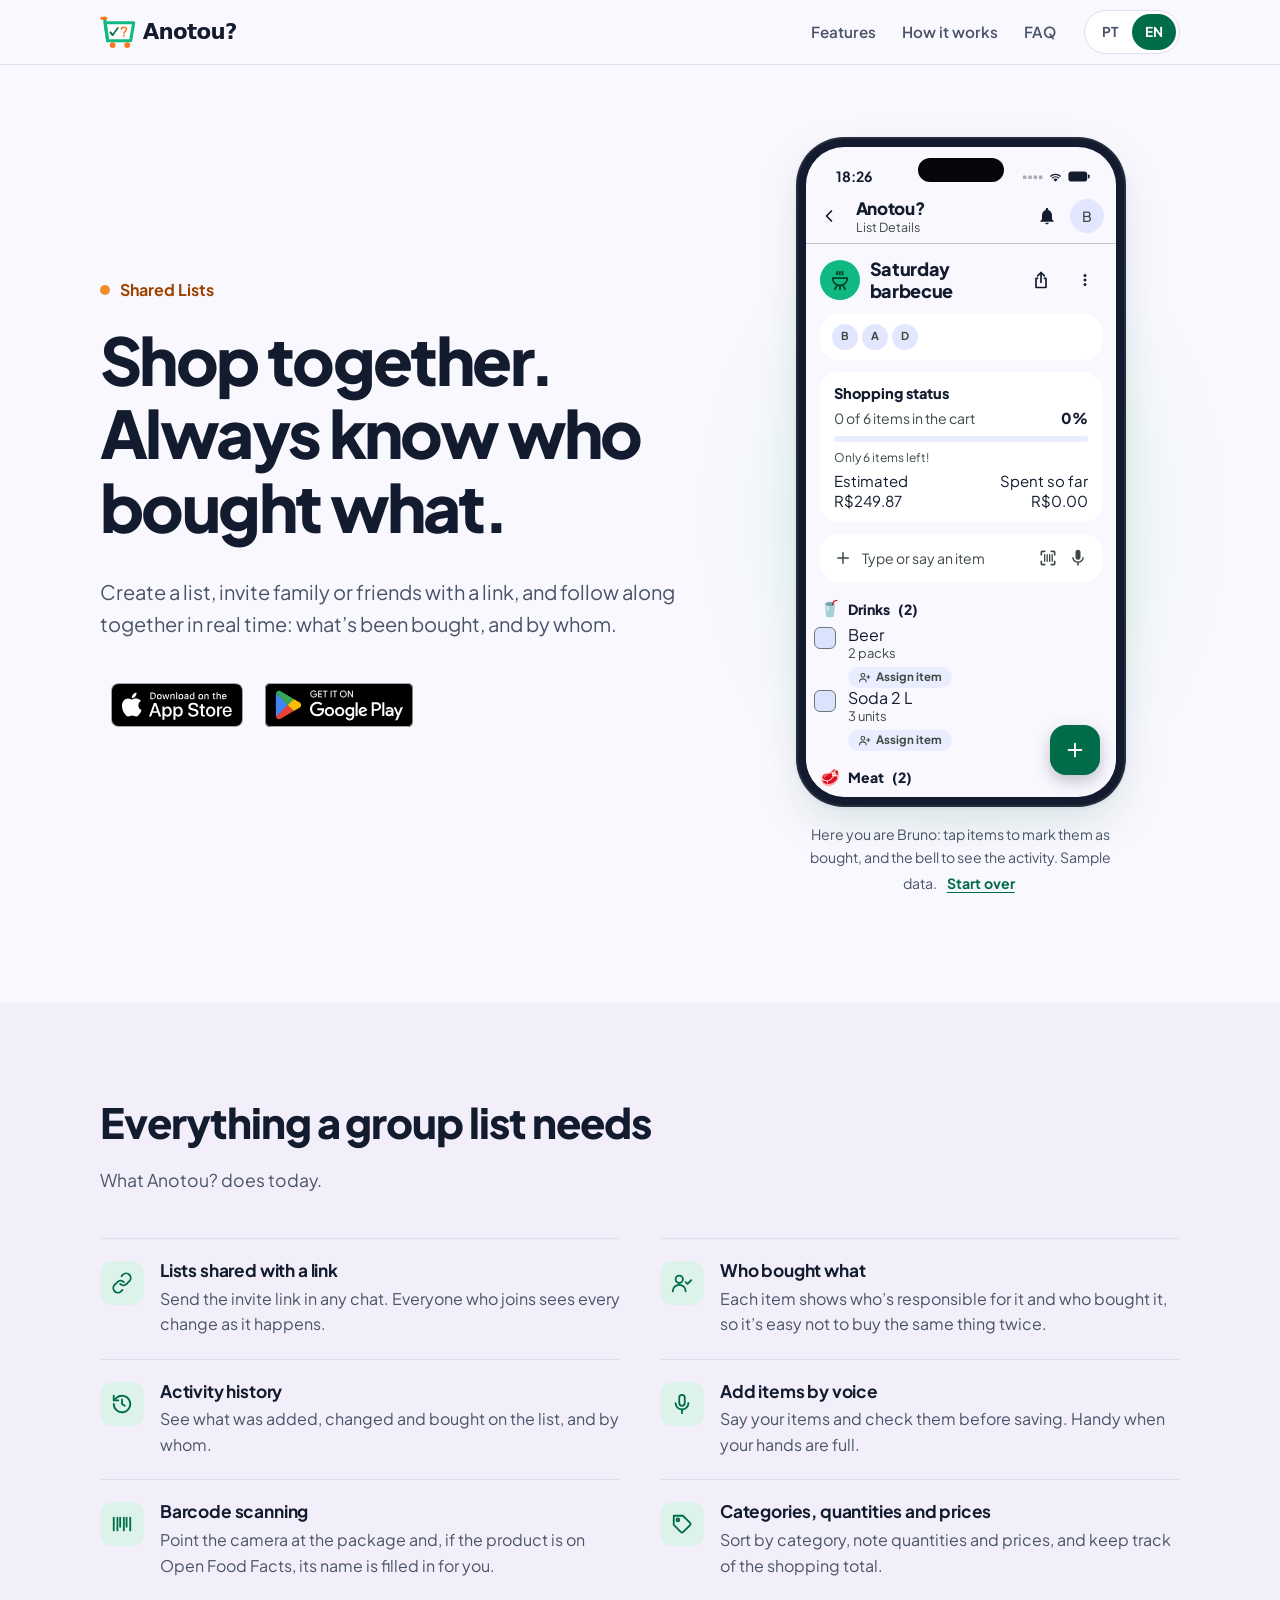
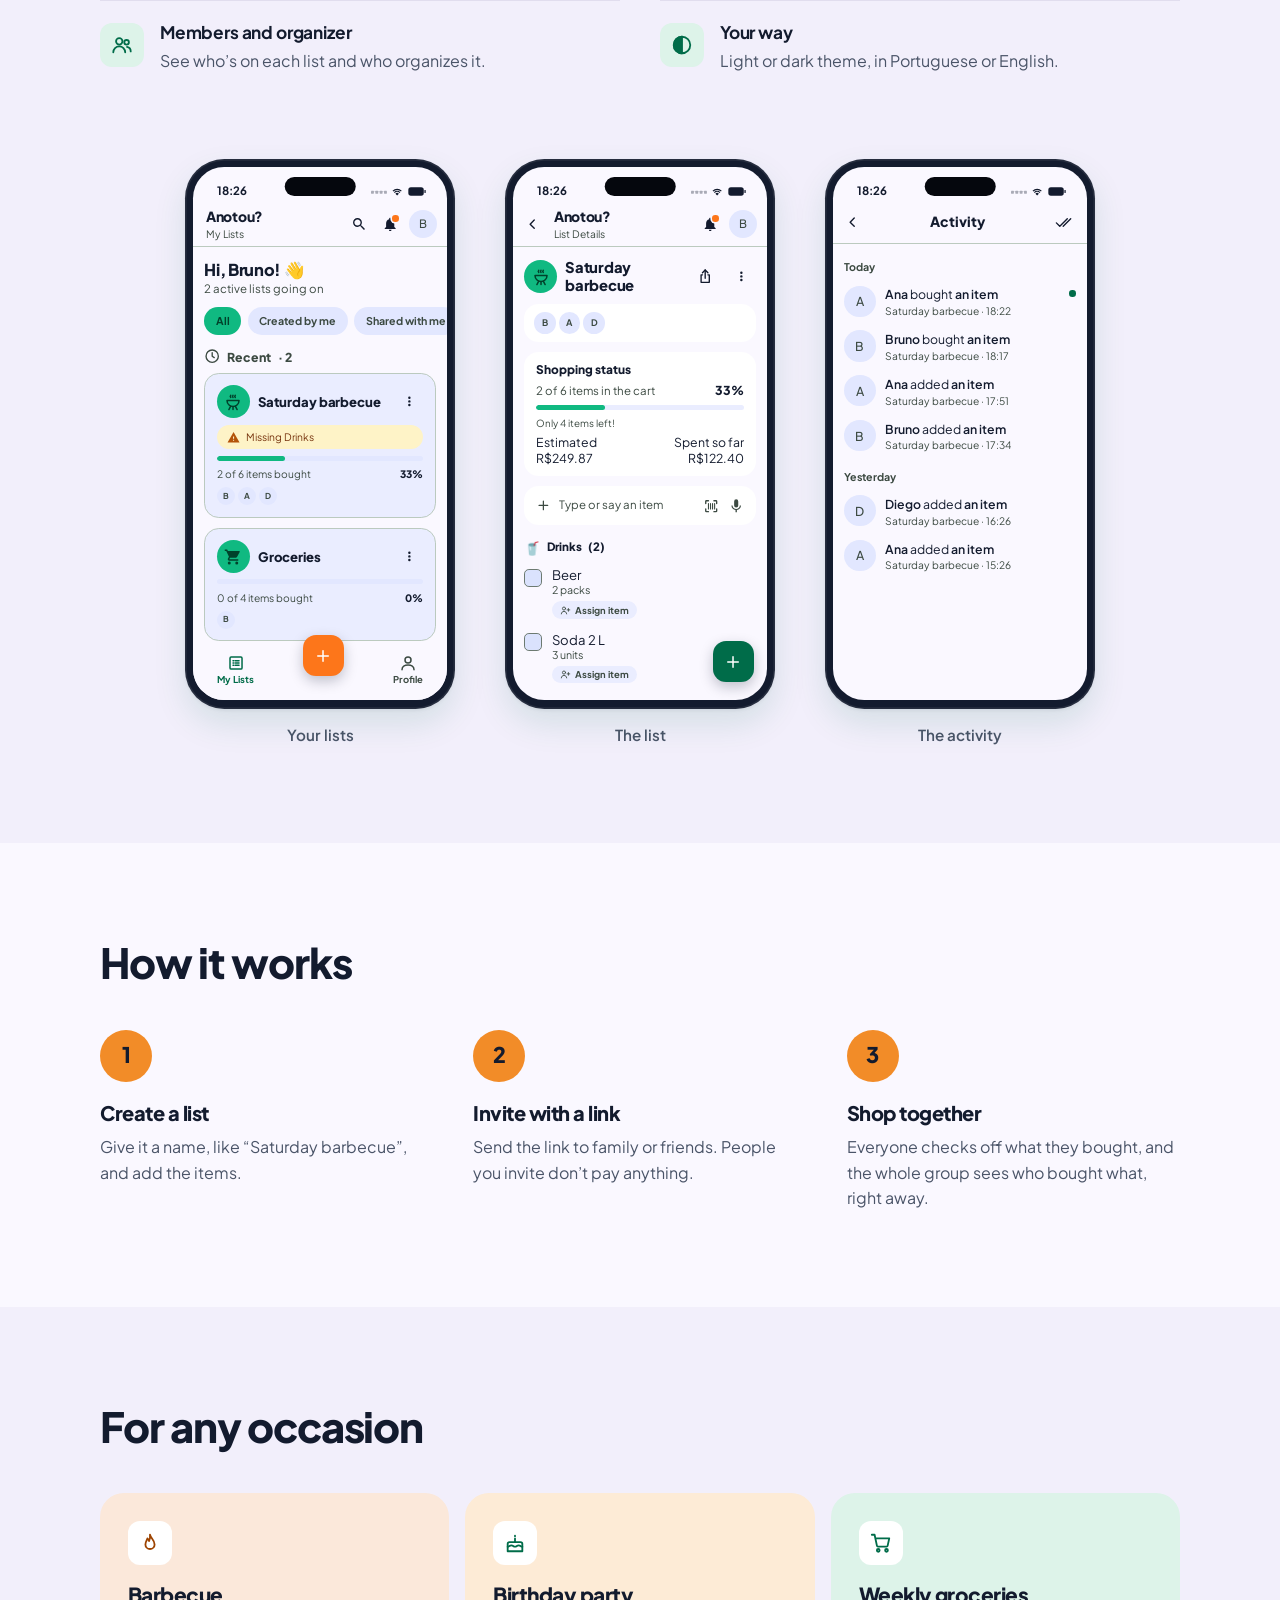
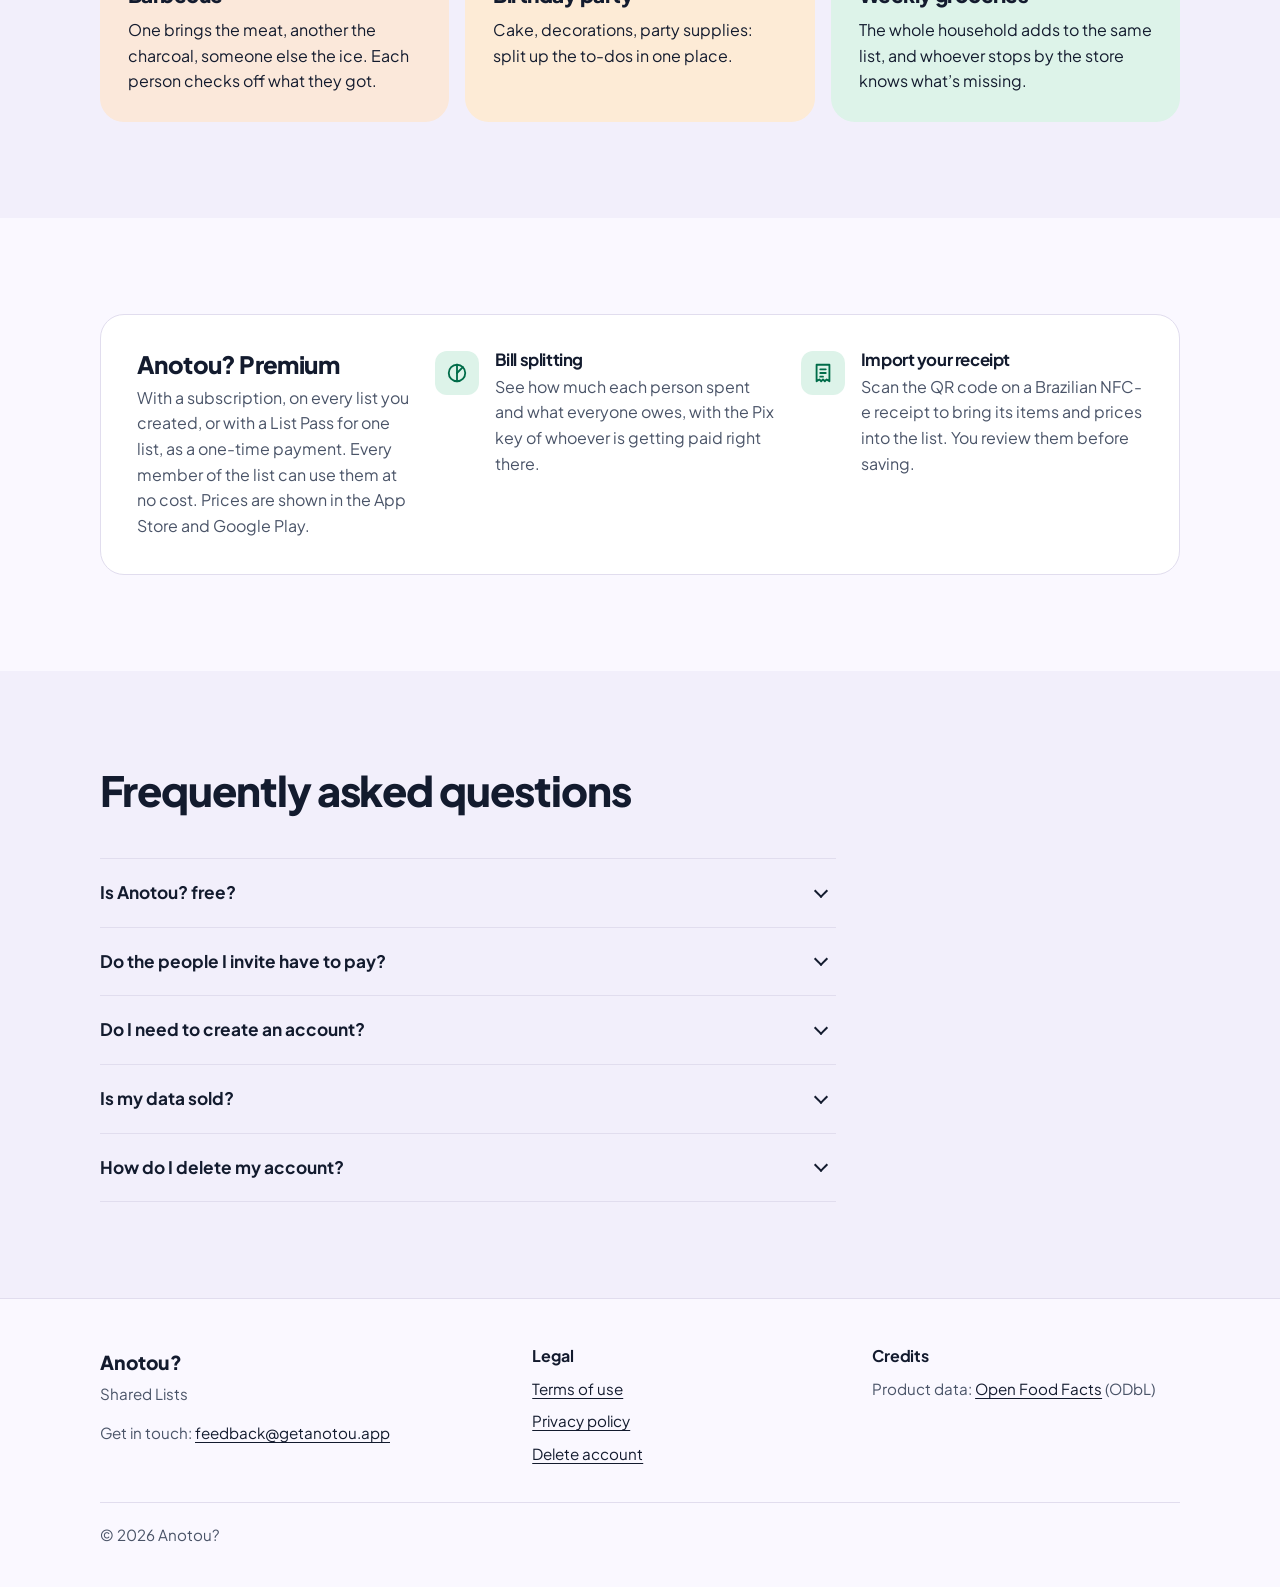
<file: index.html>
<!doctype html>
<html lang="pt-BR" data-lang="pt"
  data-title-pt="Anotou? — Listas de compras compartilhadas" data-title-en="Anotou? — Shared shopping lists"
  data-desc-pt="Façam as compras juntos e vejam quem comprou o quê. Listas compartilhadas por link, em tempo real."
  data-desc-en="Shop together and see who bought what. Shopping lists shared with a link, in real time.">
<head>
<meta charset="utf-8">
<meta name="viewport" content="width=device-width, initial-scale=1">
<title>Anotou? — Listas de compras compartilhadas</title>
<meta name="description" content="Façam as compras juntos e vejam quem comprou o quê. Listas compartilhadas por link, em tempo real.">
<meta name="color-scheme" content="light dark">
<meta name="theme-color" content="#FAF8FF" media="(prefers-color-scheme: light)">
<meta name="theme-color" content="#0D1322" media="(prefers-color-scheme: dark)">
<link rel="canonical" href="https://getanotou.app/">
<link rel="icon" href="favicon.ico" sizes="any">
<link rel="apple-touch-icon" href="assets/app-icon.png">
<meta name="apple-itunes-app" content="app-id=6833691522">

<meta property="og:type" content="website">
<meta property="og:site_name" content="Anotou?">
<meta property="og:url" content="https://getanotou.app/">
<meta property="og:title" content="Anotou? — Listas de compras compartilhadas">
<meta property="og:description" content="Façam as compras juntos e vejam quem comprou o quê. Listas compartilhadas por link, em tempo real.">
<meta property="og:image" content="https://getanotou.app/assets/og-image-v2.png">
<meta property="og:image:width" content="1200">
<meta property="og:image:height" content="630">
<meta property="og:image:alt" content="Anotou? — Listas Compartilhadas / Shared Lists">
<meta property="og:locale" content="pt_BR">
<meta property="og:locale:alternate" content="en_US">
<meta name="twitter:card" content="summary_large_image">
<meta name="twitter:title" content="Anotou? — Listas de compras compartilhadas">
<meta name="twitter:description" content="Façam as compras juntos e vejam quem comprou o quê. Listas compartilhadas por link, em tempo real.">
<meta name="twitter:image" content="https://getanotou.app/assets/og-image-v2.png">
<meta name="twitter:image:alt" content="Anotou? — Listas Compartilhadas / Shared Lists">

<link rel="preconnect" href="https://fonts.googleapis.com">
<link rel="preconnect" href="https://fonts.gstatic.com" crossorigin>
<link rel="stylesheet" href="https://fonts.googleapis.com/css2?family=Plus+Jakarta+Sans:wght@400;600;700;800&amp;display=swap">
<link rel="stylesheet" href="assets/styles.css">
<script src="assets/i18n.js"></script>
<script src="assets/stores.js"></script>
</head>
<body>
<a class="skip" href="#main"><span lang="pt-BR">Pular para o conteúdo</span><span lang="en">Skip to content</span></a>
<header class="site-header">
  <div class="wrap header-inner">
    <a class="brand" href="./" data-ph="logo">
      <picture>
        <source srcset="assets/logo-dark.svg" media="(prefers-color-scheme: dark)">
        <img src="assets/logo.svg" alt="Anotou?" width="152" height="36">
      </picture>
      <span class="brand-text">Anotou?</span>
    </a>
    <nav class="site-nav" aria-label="Menu" data-label-pt="Menu principal" data-label-en="Main menu">
      <ul>
        <li><a href="#features"><span lang="pt-BR">Recursos</span><span lang="en">Features</span></a></li>
        <li><a href="#how-it-works"><span lang="pt-BR">Como funciona</span><span lang="en">How it works</span></a></li>
        <li><a href="#faq"><span lang="pt-BR">Perguntas</span><span lang="en">FAQ</span></a></li>
      </ul>
    </nav>
    <div class="lang-toggle" role="group" aria-label="Idioma / Language" data-label-pt="Idioma" data-label-en="Language">
      <button type="button" data-set-lang="pt" aria-pressed="true" title="Português (Brasil)">PT</button>
      <button type="button" data-set-lang="en" aria-pressed="false" title="English (US)">EN</button>
    </div>
  </div>
</header>

<main id="main">
  <section class="hero">
    <div class="wrap hero-grid">
      <div>
        <p class="tagline"><span lang="pt-BR">Listas Compartilhadas</span><span lang="en">Shared Lists</span></p>
        <h1><span lang="pt-BR">Compras juntos, sem confusão de quem comprou o quê.</span><span lang="en">Shop together. Always know who bought what.</span></h1>
        <p class="lead"><span lang="pt-BR">Crie uma lista, convide a família ou os amigos pelo link e acompanhem juntos, em tempo real, o que já foi comprado e por quem.</span><span lang="en">Create a list, invite family or friends with a link, and follow along together in real time: what’s been bought, and by whom.</span></p>
        <div class="store-badges" data-store-badges><div class="store-row"><a class="store-badge store-badge--appstore" lang="pt-BR" href="https://apps.apple.com/br/app/anotou/id6833691522" target="_blank" rel="noopener"><img src="badges/app-store-pt-BR.svg" alt="Baixar na App Store" width="120" height="40"></a><a class="store-badge store-badge--appstore" lang="en" href="https://apps.apple.com/us/app/anotou/id6833691522" target="_blank" rel="noopener"><img src="badges/app-store-en-US.svg" alt="Download on the App Store" width="120" height="40"></a><a class="store-badge store-badge--play" lang="pt-BR" href="https://play.google.com/store/apps/details?id=dev.barrt.anotou&amp;hl=pt_BR" target="_blank" rel="noopener"><img src="badges/google-play-pt-BR.svg" alt="Disponível no Google Play" width="239" height="71"></a><a class="store-badge store-badge--play" lang="en" href="https://play.google.com/store/apps/details?id=dev.barrt.anotou&amp;hl=en_US" target="_blank" rel="noopener"><img src="badges/google-play-en-US.svg" alt="Get it on Google Play" width="239" height="71"></a></div></div><!--/store-badges-->
      </div>
      <div class="hero-visual">
        <div class="demo" id="demo">
          <div class="phone" role="group" aria-label="Demonstração interativa do app" data-label-pt="Demonstração interativa do app Anotou?" data-label-en="Interactive demo of the Anotou? app">
            <div class="phone-screen scr-list" data-demo-screen>
              <p class="demo-nojs"><span lang="pt-BR">Ative o JavaScript para ver a demonstração.</span><span lang="en">Turn on JavaScript to see the demo.</span></p>
            </div>
            <div class="app-toast" data-demo-toast aria-live="polite"></div>
          </div>
          <p class="demo-hint"><span lang="pt-BR">Aqui você é o Bruno: toque nos itens para marcar como comprados e no sininho para ver a atividade. Dados de exemplo.</span><span lang="en">Here you are Bruno: tap items to mark them as bought, and the bell to see the activity. Sample data.</span>
            <button type="button" class="demo-reset" data-demo-reset><span lang="pt-BR">Recomeçar</span><span lang="en">Start over</span></button></p>
        </div>
      </div>
    </div>
  </section>

  <section class="section section-tint" id="features" aria-labelledby="features-title">
    <div class="wrap">
      <div class="section-head">
        <h2 id="features-title"><span lang="pt-BR">Tudo o que a lista do grupo precisa</span><span lang="en">Everything a group list needs</span></h2>
        <p><span lang="pt-BR">O que o Anotou? já faz hoje.</span><span lang="en">What Anotou? does today.</span></p>
      </div>
      <div class="features-layout">
        <ul class="features">
          <li class="feature">
            <span class="icon" aria-hidden="true"><svg viewBox="0 0 24 24" fill="none" stroke="currentColor" stroke-width="2" stroke-linecap="round" stroke-linejoin="round"><path d="M10 13a5 5 0 0 0 7.07 0l3-3a5 5 0 0 0-7.07-7.07l-1.5 1.5"/><path d="M14 11a5 5 0 0 0-7.07 0l-3 3a5 5 0 0 0 7.07 7.07l1.5-1.5"/></svg></span>
            <div><h3><span lang="pt-BR">Listas compartilhadas por link</span><span lang="en">Lists shared with a link</span></h3><p><span lang="pt-BR">Mande o link de convite em qualquer conversa. Quem entra acompanha cada mudança na hora.</span><span lang="en">Send the invite link in any chat. Everyone who joins sees every change as it happens.</span></p></div>
          </li>
          <li class="feature">
            <span class="icon" aria-hidden="true"><svg viewBox="0 0 24 24" fill="none" stroke="currentColor" stroke-width="2" stroke-linecap="round" stroke-linejoin="round"><circle cx="9" cy="8" r="4"/><path d="M2 21a7 7 0 0 1 14 0"/><path d="m16 11 2 2 4-4"/></svg></span>
            <div><h3><span lang="pt-BR">Quem comprou o quê</span><span lang="en">Who bought what</span></h3><p><span lang="pt-BR">Cada item mostra quem ficou responsável e quem comprou. Fica fácil não comprar a mesma coisa duas vezes.</span><span lang="en">Each item shows who’s responsible for it and who bought it, so it’s easy not to buy the same thing twice.</span></p></div>
          </li>
          <li class="feature">
            <span class="icon" aria-hidden="true"><svg viewBox="0 0 24 24" fill="none" stroke="currentColor" stroke-width="2" stroke-linecap="round" stroke-linejoin="round"><path d="M3 12a9 9 0 1 0 3-6.7L3 8"/><path d="M3 3v5h5"/><path d="M12 7v5l3 2"/></svg></span>
            <div><h3><span lang="pt-BR">Histórico de atividade</span><span lang="en">Activity history</span></h3><p><span lang="pt-BR">Veja o que foi adicionado, alterado e comprado na lista, e por quem.</span><span lang="en">See what was added, changed and bought on the list, and by whom.</span></p></div>
          </li>
          <li class="feature">
            <span class="icon" aria-hidden="true"><svg viewBox="0 0 24 24" fill="none" stroke="currentColor" stroke-width="2" stroke-linecap="round" stroke-linejoin="round"><rect x="9" y="2" width="6" height="12" rx="3"/><path d="M5 11a7 7 0 0 0 14 0"/><path d="M12 18v4"/></svg></span>
            <div><h3><span lang="pt-BR">Itens por voz</span><span lang="en">Add items by voice</span></h3><p><span lang="pt-BR">Fale os itens e confira antes de salvar. Bom para quando as mãos estão ocupadas.</span><span lang="en">Say your items and check them before saving. Handy when your hands are full.</span></p></div>
          </li>
          <li class="feature">
            <span class="icon" aria-hidden="true"><svg viewBox="0 0 24 24" fill="none" stroke="currentColor" stroke-width="2" stroke-linecap="round" stroke-linejoin="round"><path d="M3 5v14M7 5v14M10 5v10M14 5v14M17 5v10M21 5v14"/></svg></span>
            <div><h3><span lang="pt-BR">Código de barras</span><span lang="en">Barcode scanning</span></h3><p><span lang="pt-BR">Aponte a câmera para a embalagem e, se o produto estiver no Open Food Facts, o nome já vem preenchido.</span><span lang="en">Point the camera at the package and, if the product is on Open Food Facts, its name is filled in for you.</span></p></div>
          </li>
          <li class="feature">
            <span class="icon" aria-hidden="true"><svg viewBox="0 0 24 24" fill="none" stroke="currentColor" stroke-width="2" stroke-linecap="round" stroke-linejoin="round"><path d="M20.6 13.4 13.4 20.6a2 2 0 0 1-2.8 0L3 13V3h10l7.6 7.6a2 2 0 0 1 0 2.8z"/><circle cx="7.5" cy="7.5" r="1.5"/></svg></span>
            <div><h3><span lang="pt-BR">Categorias, quantidades e valores</span><span lang="en">Categories, quantities and prices</span></h3><p><span lang="pt-BR">Organize por categoria, anote quantidade e valor e acompanhe o total da compra.</span><span lang="en">Sort by category, note quantities and prices, and keep track of the shopping total.</span></p></div>
          </li>
          <li class="feature">
            <span class="icon" aria-hidden="true"><svg viewBox="0 0 24 24" fill="none" stroke="currentColor" stroke-width="2" stroke-linecap="round" stroke-linejoin="round"><circle cx="9" cy="8" r="3.5"/><path d="M2.5 20a6.5 6.5 0 0 1 13 0"/><circle cx="17" cy="9" r="2.5"/><path d="M17.5 14a5 5 0 0 1 4 5"/></svg></span>
            <div><h3><span lang="pt-BR">Membros e organizador</span><span lang="en">Members and organizer</span></h3><p><span lang="pt-BR">Veja quem participa de cada lista e quem é o organizador.</span><span lang="en">See who’s on each list and who organizes it.</span></p></div>
          </li>
          <li class="feature">
            <span class="icon" aria-hidden="true"><svg viewBox="0 0 24 24" fill="none" stroke="currentColor" stroke-width="2" stroke-linecap="round" stroke-linejoin="round"><circle cx="12" cy="12" r="9"/><path d="M12 3a9 9 0 0 0 0 18z" fill="currentColor"/></svg></span>
            <div><h3><span lang="pt-BR">Do seu jeito</span><span lang="en">Your way</span></h3><p><span lang="pt-BR">Tema claro ou escuro, em português ou inglês.</span><span lang="en">Light or dark theme, in Portuguese or English.</span></p></div>
          </li>
        </ul>
        <div class="feature-shots">
          <figure class="shot-figure">
            <div class="phone phone-static" role="img" aria-label="Tela inicial do app Anotou?, com as listas" data-label-pt="Tela inicial do app Anotou?, com as listas" data-label-en="Anotou? app home screen, with the lists">
              <div class="phone-screen scr-home" data-mock="home" inert></div>
            </div>
            <figcaption><span lang="pt-BR">Suas listas</span><span lang="en">Your lists</span></figcaption>
          </figure>
          <figure class="shot-figure">
            <div class="phone phone-static" role="img" aria-label="Tela de uma lista no app Anotou?" data-label-pt="Tela de uma lista no app Anotou?" data-label-en="A list screen in the Anotou? app">
              <div class="phone-screen scr-list" data-mock="list" inert></div>
            </div>
            <figcaption><span lang="pt-BR">A lista</span><span lang="en">The list</span></figcaption>
          </figure>
          <figure class="shot-figure">
            <div class="phone phone-static" role="img" aria-label="Tela de atividade do app Anotou?" data-label-pt="Tela de atividade do app Anotou?" data-label-en="Activity screen in the Anotou? app">
              <div class="phone-screen scr-activity" data-mock="activity" inert></div>
            </div>
            <figcaption><span lang="pt-BR">A atividade</span><span lang="en">The activity</span></figcaption>
          </figure>
        </div>
      </div>
    </div>
  </section>

  <section class="section" id="how-it-works" aria-labelledby="how-title">
    <div class="wrap">
      <div class="section-head">
        <h2 id="how-title"><span lang="pt-BR">Como funciona</span><span lang="en">How it works</span></h2>
      </div>
      <ol class="steps">
        <li class="step"><h3><span lang="pt-BR">Crie a lista</span><span lang="en">Create a list</span></h3><p><span lang="pt-BR">Dê um nome, como “Churrasco de sábado”, e coloque os itens.</span><span lang="en">Give it a name, like “Saturday barbecue”, and add the items.</span></p></li>
        <li class="step"><h3><span lang="pt-BR">Convide pelo link</span><span lang="en">Invite with a link</span></h3><p><span lang="pt-BR">Mande o link para a família ou os amigos. Quem você convida não paga nada.</span><span lang="en">Send the link to family or friends. People you invite don’t pay anything.</span></p></li>
        <li class="step"><h3><span lang="pt-BR">Comprem juntos</span><span lang="en">Shop together</span></h3><p><span lang="pt-BR">Cada um marca o que comprou e todo mundo vê, na hora, quem comprou o quê.</span><span lang="en">Everyone checks off what they bought, and the whole group sees who bought what, right away.</span></p></li>
      </ol>
    </div>
  </section>

  <section class="section section-tint" aria-labelledby="occasions-title">
    <div class="wrap">
      <div class="section-head">
        <h2 id="occasions-title"><span lang="pt-BR">Para qualquer ocasião</span><span lang="en">For any occasion</span></h2>
      </div>
      <ul class="occasions">
        <li class="occasion"><span class="icon" aria-hidden="true"><svg viewBox="0 0 24 24" fill="none" stroke="currentColor" stroke-width="2" stroke-linecap="round" stroke-linejoin="round"><path d="M12 3c.5 3.5 5 5.5 5 10.5a5 5 0 0 1-10 0c0-2.8 1.6-4.2 2.2-6.5 1 .8 1.6 1.8 1.8 3 .9-1.8 1.3-4.4 1-7z"/></svg></span><h3><span lang="pt-BR">Churrasco</span><span lang="en">Barbecue</span></h3><p><span lang="pt-BR">Um leva a carne, outro o carvão, outro o gelo. Cada um marca o que já comprou.</span><span lang="en">One brings the meat, another the charcoal, someone else the ice. Each person checks off what they got.</span></p></li>
        <li class="occasion"><span class="icon" aria-hidden="true"><svg viewBox="0 0 24 24" fill="none" stroke="currentColor" stroke-width="2" stroke-linecap="round" stroke-linejoin="round"><path d="M4 21h16v-8a2 2 0 0 0-2-2H6a2 2 0 0 0-2 2z"/><path d="M4 16c2 0 2-1.5 4-1.5s2 1.5 4 1.5 2-1.5 4-1.5 2 1.5 4 1.5"/><path d="M12 11V7"/><path d="M12 4v.5"/></svg></span><h3><span lang="pt-BR">Aniversário</span><span lang="en">Birthday party</span></h3><p><span lang="pt-BR">Bolo, decoração, descartáveis: dividam as tarefas da festa num lugar só.</span><span lang="en">Cake, decorations, party supplies: split up the to-dos in one place.</span></p></li>
        <li class="occasion"><span class="icon" aria-hidden="true"><svg viewBox="0 0 24 24" fill="none" stroke="currentColor" stroke-width="2" stroke-linecap="round" stroke-linejoin="round"><circle cx="9" cy="20" r="1.5"/><circle cx="18" cy="20" r="1.5"/><path d="M2 3h3l2.6 12.2a1 1 0 0 0 1 .8h9.6a1 1 0 0 0 1-.8L21 7H6"/></svg></span><h3><span lang="pt-BR">Mercado da semana</span><span lang="en">Weekly groceries</span></h3><p><span lang="pt-BR">A casa toda anota na mesma lista, e quem passar no mercado sabe o que falta.</span><span lang="en">The whole household adds to the same list, and whoever stops by the store knows what’s missing.</span></p></li>
      </ul>
    </div>
  </section>

  <section class="section" aria-labelledby="premium-title">
    <div class="wrap">
      <div class="soon is-premium">
        <div class="soon-intro">
          <h2 id="premium-title">Anotou? Premium</h2>
          <p><span lang="pt-BR">Pela assinatura, em todas as listas que você criou, ou pelo passe de uma lista, com pagamento único. Todos os membros da lista usam, sem pagar. Os preços aparecem na App Store e no Google Play.</span><span lang="en">With a subscription, on every list you created, or with a List Pass for one list, as a one-time payment. Every member of the list can use them at no cost. Prices are shown in the App Store and Google Play.</span></p>
        </div>
        <div class="soon-item"><span class="icon" aria-hidden="true"><svg viewBox="0 0 24 24" fill="none" stroke="currentColor" stroke-width="2" stroke-linecap="round" stroke-linejoin="round"><circle cx="12" cy="12" r="9"/><path d="M12 3v18"/><path d="M12 12 18.4 5.6"/></svg></span><div><h3><span lang="pt-BR">Racha da conta</span><span lang="en">Bill splitting</span></h3><p><span lang="pt-BR">Veja quanto cada participante gastou e quanto cada um deve, com a chave Pix de quem vai receber à mão.</span><span lang="en">See how much each person spent and what everyone owes, with the Pix key of whoever is getting paid right there.</span></p></div></div>
        <div class="soon-item"><span class="icon" aria-hidden="true"><svg viewBox="0 0 24 24" fill="none" stroke="currentColor" stroke-width="2" stroke-linecap="round" stroke-linejoin="round"><path d="M5 3h14v18l-3-2-2 2-2-2-2 2-2-2-3 2z"/><path d="M9 8h6M9 12h6M9 16h3"/></svg></span><div><h3><span lang="pt-BR">Importar a nota fiscal</span><span lang="en">Import your receipt</span></h3><p><span lang="pt-BR">Leia o QR code da NFC-e e traga os itens e valores para a lista. Você confere antes de salvar.</span><span lang="en">Scan the QR code on a Brazilian NFC-e receipt to bring its items and prices into the list. You review them before saving.</span></p></div></div>
      </div>
    </div>
  </section>

  <section class="section section-tint" id="faq" aria-labelledby="faq-title">
    <div class="wrap">
      <div class="section-head">
        <h2 id="faq-title"><span lang="pt-BR">Perguntas frequentes</span><span lang="en">Frequently asked questions</span></h2>
      </div>
      <div class="faq">
        <details>
          <summary><span lang="pt-BR">O Anotou? é grátis?</span><span lang="en">Is Anotou? free?</span></summary>
          <div class="answer"><p><span lang="pt-BR">Sim, para usar no dia a dia: criar e compartilhar listas, marcar o que foi comprado, ver quem comprou, adicionar itens por voz e por código de barras e ver o histórico são gratuitos. O racha da conta e a importação de nota fiscal são pagos: pela assinatura Anotou? Premium, que vale para todas as listas que você criou, ou pelo passe da lista, um pagamento único para uma lista. Os preços aparecem na App Store e no Google Play. Detalhes nos <a href="terms/">Termos de uso</a>.</span><span lang="en">Yes, for everyday use: creating and sharing lists, checking off what was bought, seeing who bought it, adding items by voice and by barcode, and viewing the history are free. Bill splitting and receipt import are paid: through the Anotou? Premium subscription, which covers every list you created, or through a List Pass, a one-time payment for one list. Prices are shown in the App Store and Google Play. Details in the <a href="terms/">Terms of use</a>.</span></p></div>
        </details>
        <details>
          <summary><span lang="pt-BR">Quem eu convido precisa pagar?</span><span lang="en">Do the people I invite have to pay?</span></summary>
          <div class="answer"><p><span lang="pt-BR">Não. Quem entra na lista pelo seu convite não paga nada. Se a lista tiver Premium ou passe, todos os membros usam o racha da conta e a importação de nota fiscal sem pagar.</span><span lang="en">No. People who join a list through your invite don’t pay anything. If the list has Premium or a List Pass, every member can use bill splitting and receipt import at no cost.</span></p></div>
        </details>
        <details>
          <summary><span lang="pt-BR">Preciso criar uma conta?</span><span lang="en">Do I need to create an account?</span></summary>
          <div class="answer"><p><span lang="pt-BR">Você entra com sua conta Google ou Apple.</span><span lang="en">You sign in with your Google or Apple account.</span></p></div>
        </details>
        <details>
          <summary><span lang="pt-BR">Meus dados são vendidos?</span><span lang="en">Is my data sold?</span></summary>
          <div class="answer"><p><span lang="pt-BR">Não. O Anotou? não vende seus dados e não tem anúncios. Saiba mais na <a href="privacy/">Política de privacidade</a>.</span><span lang="en">No. Anotou? doesn’t sell your data and has no ads. Learn more in the <a href="privacy/">Privacy policy</a>.</span></p></div>
        </details>
        <details>
          <summary><span lang="pt-BR">Como excluo minha conta?</span><span lang="en">How do I delete my account?</span></summary>
          <div class="answer"><p><span lang="pt-BR">No app, em Perfil → Excluir conta. Sem acesso ao app? Veja a página <a href="delete-account/">Excluir conta</a>.</span><span lang="en">In the app, go to Profile → Delete account. Can’t access the app? See the <a href="delete-account/">Delete account</a> page.</span></p></div>
        </details>
      </div>
    </div>
  </section>
</main>
<script src="assets/demo.js" defer></script>
<footer class="site-footer">
  <div class="wrap">
    <div class="footer-grid">
      <div>
        <p class="footer-brand">Anotou?</p>
        <p><span lang="pt-BR">Listas Compartilhadas</span><span lang="en">Shared Lists</span></p>
        <p><span lang="pt-BR">Fale com a gente:</span><span lang="en">Get in touch:</span> <a href="mailto:feedback@getanotou.app">feedback@getanotou.app</a></p>
      </div>
      <nav aria-label="Legal" data-label-pt="Documentos" data-label-en="Legal">
        <h2><span lang="pt-BR">Documentos</span><span lang="en">Legal</span></h2>
        <ul>
          <li><a href="terms/"><span lang="pt-BR">Termos de uso</span><span lang="en">Terms of use</span></a></li>
          <li><a href="privacy/"><span lang="pt-BR">Política de privacidade</span><span lang="en">Privacy policy</span></a></li>
          <li><a href="delete-account/"><span lang="pt-BR">Excluir conta</span><span lang="en">Delete account</span></a></li>
        </ul>
      </nav>
      <div>
        <h2><span lang="pt-BR">Créditos</span><span lang="en">Credits</span></h2>
        <p><span lang="pt-BR">Dados de produtos:</span><span lang="en">Product data:</span> <a href="https://openfoodfacts.org" rel="noopener">Open Food Facts</a> (ODbL)</p>
      </div>
    </div>
    <div class="footer-bottom">
      <p>© 2026 Anotou?</p>
    </div>
  </div>
</footer>
</body>
</html>
</file>
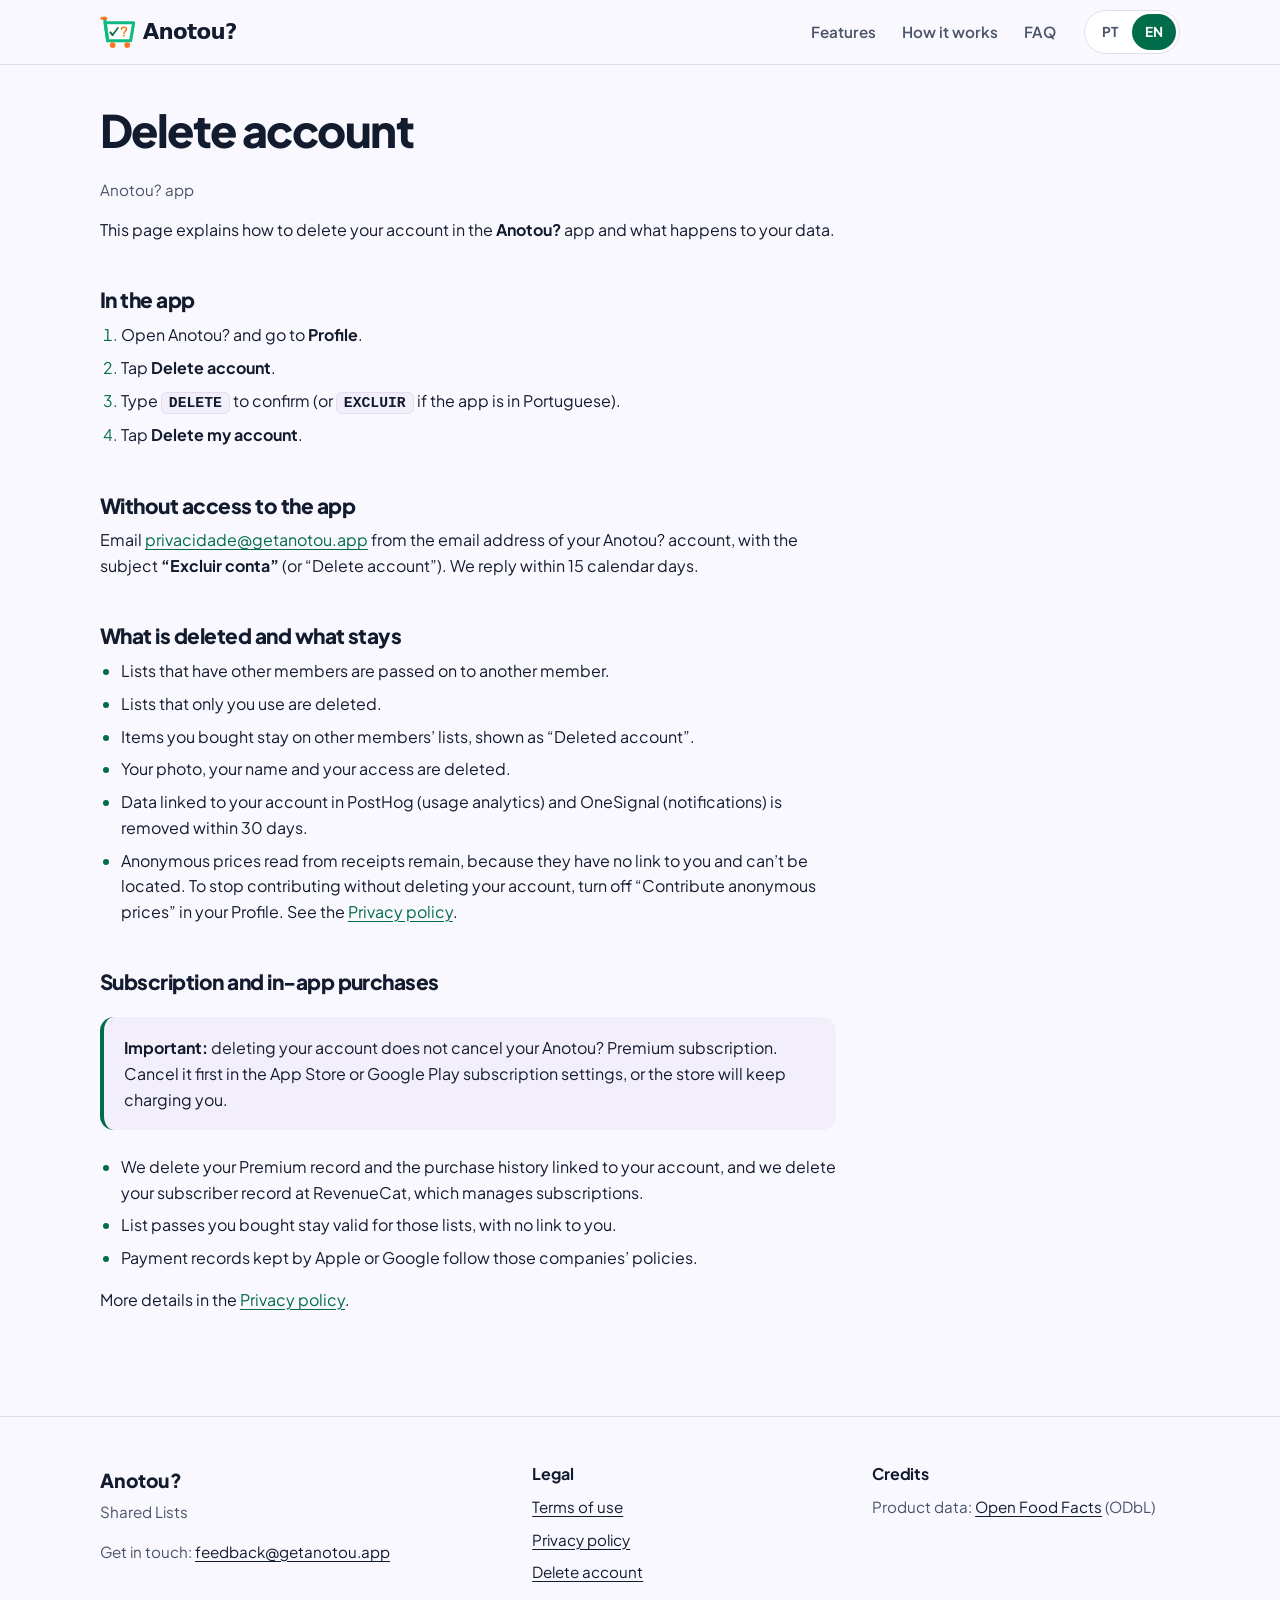
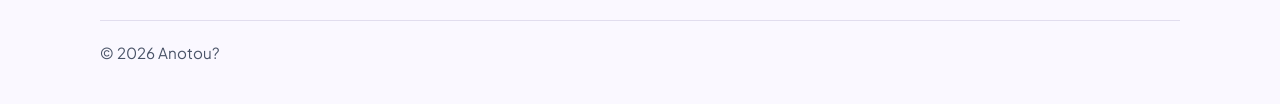
<file: delete-account/index.html>
<!doctype html>
<html lang="pt-BR" data-lang="pt"
  data-title-pt="Excluir conta — Anotou?" data-title-en="Delete account — Anotou?"
  data-desc-pt="Como excluir sua conta do app Anotou? e o que acontece com seus dados."
  data-desc-en="How to delete your Anotou? account and what happens to your data.">
<head>
<meta charset="utf-8">
<meta name="viewport" content="width=device-width, initial-scale=1">
<title>Excluir conta — Anotou?</title>
<meta name="description" content="Como excluir sua conta do app Anotou? e o que acontece com seus dados.">
<meta name="color-scheme" content="light dark">
<meta name="theme-color" content="#FAF8FF" media="(prefers-color-scheme: light)">
<meta name="theme-color" content="#0D1322" media="(prefers-color-scheme: dark)">
<link rel="canonical" href="https://getanotou.app/delete-account/">
<link rel="icon" href="../favicon.ico" sizes="any">
<link rel="apple-touch-icon" href="../assets/app-icon.png">

<meta property="og:type" content="website">
<meta property="og:site_name" content="Anotou?">
<meta property="og:url" content="https://getanotou.app/delete-account/">
<meta property="og:title" content="Excluir conta — Anotou?">
<meta property="og:description" content="Como excluir sua conta do app Anotou? e o que acontece com seus dados.">
<meta property="og:image" content="https://getanotou.app/assets/og-image-v2.png">
<meta property="og:image:width" content="1200">
<meta property="og:image:height" content="630">
<meta property="og:image:alt" content="Anotou? — Listas Compartilhadas / Shared Lists">
<meta property="og:locale" content="pt_BR">
<meta property="og:locale:alternate" content="en_US">
<meta name="twitter:card" content="summary_large_image">
<meta name="twitter:title" content="Excluir conta — Anotou?">
<meta name="twitter:description" content="Como excluir sua conta do app Anotou? e o que acontece com seus dados.">
<meta name="twitter:image" content="https://getanotou.app/assets/og-image-v2.png">
<meta name="twitter:image:alt" content="Anotou? — Listas Compartilhadas / Shared Lists">

<link rel="preconnect" href="https://fonts.googleapis.com">
<link rel="preconnect" href="https://fonts.gstatic.com" crossorigin>
<link rel="stylesheet" href="https://fonts.googleapis.com/css2?family=Plus+Jakarta+Sans:wght@400;600;700;800&amp;display=swap">
<link rel="stylesheet" href="../assets/styles.css">
<script src="../assets/i18n.js"></script>
</head>
<body>
<a class="skip" href="#main"><span lang="pt-BR">Pular para o conteúdo</span><span lang="en">Skip to content</span></a>
<header class="site-header">
  <div class="wrap header-inner">
    <a class="brand" href="../" data-ph="logo">
      <picture>
        <source srcset="../assets/logo-dark.svg" media="(prefers-color-scheme: dark)">
        <img src="../assets/logo.svg" alt="Anotou?" width="152" height="36">
      </picture>
      <span class="brand-text">Anotou?</span>
    </a>
    <nav class="site-nav" aria-label="Menu" data-label-pt="Menu principal" data-label-en="Main menu">
      <ul>
        <li><a href="../#features"><span lang="pt-BR">Recursos</span><span lang="en">Features</span></a></li>
        <li><a href="../#how-it-works"><span lang="pt-BR">Como funciona</span><span lang="en">How it works</span></a></li>
        <li><a href="../#faq"><span lang="pt-BR">Perguntas</span><span lang="en">FAQ</span></a></li>
      </ul>
    </nav>
    <div class="lang-toggle" role="group" aria-label="Idioma / Language" data-label-pt="Idioma" data-label-en="Language">
      <button type="button" data-set-lang="pt" aria-pressed="true" title="Português (Brasil)">PT</button>
      <button type="button" data-set-lang="en" aria-pressed="false" title="English (US)">EN</button>
    </div>
  </div>
</header>

<main id="main" class="legal">
  <div class="wrap">
    <article class="prose" lang="pt-BR">
<h1>Excluir conta</h1>
<p class="meta">App Anotou?</p>
<p>Esta página explica como excluir sua conta do app <strong>Anotou?</strong> e o que acontece com seus dados.</p>

<h2>Pelo app</h2>
<ol>
  <li>Abra o Anotou? e vá em <strong>Perfil</strong>.</li>
  <li>Toque em <strong>Excluir conta</strong>.</li>
  <li>Digite <span class="kbd">EXCLUIR</span> para confirmar (ou <span class="kbd">DELETE</span>, se o app estiver em inglês).</li>
  <li>Toque em <strong>Excluir minha conta</strong>.</li>
</ol>

<h2>Sem acesso ao app</h2>
<p>Envie um e-mail para <a href="mailto:privacidade@getanotou.app?subject=Excluir%20conta">privacidade@getanotou.app</a> a partir do e-mail da sua conta no Anotou?, com o assunto <strong>“Excluir conta”</strong>. Respondemos em até 15 dias corridos.</p>

<h2>O que é apagado e o que fica</h2>
<ul>
  <li>As listas que têm outros membros passam para outro membro.</li>
  <li>As listas que só você usa são apagadas.</li>
  <li>Os itens que você comprou continuam nas listas dos outros membros, identificados como “Conta excluída”.</li>
  <li>Sua foto, seu nome e seu acesso são apagados.</li>
  <li>Os dados ligados à sua conta no PostHog (análise de uso) e no OneSignal (notificações) são removidos em até 30 dias.</li>
  <li>Os preços anônimos lidos das notas fiscais continuam guardados, porque não têm ligação com você e não podem ser localizados. Para deixar de contribuir sem excluir a conta, desligue “Contribuir com preços anônimos” no Perfil. Veja a <a href="../privacy/">Política de privacidade</a>.</li>
</ul>

<h2>Assinatura e compras no app</h2>
<div class="callout"><p><strong>Importante:</strong> excluir a conta não cancela a assinatura do Anotou? Premium. Cancele antes nas configurações de assinaturas da App Store ou do Google Play, senão a loja continua cobrando.</p></div>
<ul>
  <li>Apagamos o registro do seu Premium e o histórico de compras vinculado à sua conta, e excluímos seu cadastro de assinante no RevenueCat, que gerencia as assinaturas.</li>
  <li>Os passes de lista que você comprou continuam valendo para as listas, sem nenhum vínculo com você.</li>
  <li>Os registros de pagamento mantidos pela Apple ou pelo Google seguem as políticas dessas empresas.</li>
</ul>
<p>Mais detalhes na <a href="../privacy/">Política de privacidade</a>.</p>
    </article>
    <article class="prose" lang="en">
<h1>Delete account</h1>
<p class="meta">Anotou? app</p>
<p>This page explains how to delete your account in the <strong>Anotou?</strong> app and what happens to your data.</p>

<h2>In the app</h2>
<ol>
  <li>Open Anotou? and go to <strong>Profile</strong>.</li>
  <li>Tap <strong>Delete account</strong>.</li>
  <li>Type <span class="kbd">DELETE</span> to confirm (or <span class="kbd">EXCLUIR</span> if the app is in Portuguese).</li>
  <li>Tap <strong>Delete my account</strong>.</li>
</ol>

<h2>Without access to the app</h2>
<p>Email <a href="mailto:privacidade@getanotou.app?subject=Excluir%20conta">privacidade@getanotou.app</a> from the email address of your Anotou? account, with the subject <strong>“Excluir conta”</strong> (or “Delete account”). We reply within 15 calendar days.</p>

<h2>What is deleted and what stays</h2>
<ul>
  <li>Lists that have other members are passed on to another member.</li>
  <li>Lists that only you use are deleted.</li>
  <li>Items you bought stay on other members’ lists, shown as “Deleted account”.</li>
  <li>Your photo, your name and your access are deleted.</li>
  <li>Data linked to your account in PostHog (usage analytics) and OneSignal (notifications) is removed within 30 days.</li>
  <li>Anonymous prices read from receipts remain, because they have no link to you and can’t be located. To stop contributing without deleting your account, turn off “Contribute anonymous prices” in your Profile. See the <a href="../privacy/">Privacy policy</a>.</li>
</ul>

<h2>Subscription and in-app purchases</h2>
<div class="callout"><p><strong>Important:</strong> deleting your account does not cancel your Anotou? Premium subscription. Cancel it first in the App Store or Google Play subscription settings, or the store will keep charging you.</p></div>
<ul>
  <li>We delete your Premium record and the purchase history linked to your account, and we delete your subscriber record at RevenueCat, which manages subscriptions.</li>
  <li>List passes you bought stay valid for those lists, with no link to you.</li>
  <li>Payment records kept by Apple or Google follow those companies’ policies.</li>
</ul>
<p>More details in the <a href="../privacy/">Privacy policy</a>.</p>
    </article>
  </div>
</main>
<footer class="site-footer">
  <div class="wrap">
    <div class="footer-grid">
      <div>
        <p class="footer-brand">Anotou?</p>
        <p><span lang="pt-BR">Listas Compartilhadas</span><span lang="en">Shared Lists</span></p>
        <p><span lang="pt-BR">Fale com a gente:</span><span lang="en">Get in touch:</span> <a href="mailto:feedback@getanotou.app">feedback@getanotou.app</a></p>
      </div>
      <nav aria-label="Legal" data-label-pt="Documentos" data-label-en="Legal">
        <h2><span lang="pt-BR">Documentos</span><span lang="en">Legal</span></h2>
        <ul>
          <li><a href="../terms/"><span lang="pt-BR">Termos de uso</span><span lang="en">Terms of use</span></a></li>
          <li><a href="../privacy/"><span lang="pt-BR">Política de privacidade</span><span lang="en">Privacy policy</span></a></li>
          <li><a href="../delete-account/"><span lang="pt-BR">Excluir conta</span><span lang="en">Delete account</span></a></li>
        </ul>
      </nav>
      <div>
        <h2><span lang="pt-BR">Créditos</span><span lang="en">Credits</span></h2>
        <p><span lang="pt-BR">Dados de produtos:</span><span lang="en">Product data:</span> <a href="https://openfoodfacts.org" rel="noopener">Open Food Facts</a> (ODbL)</p>
      </div>
    </div>
    <div class="footer-bottom">
      <p>© 2026 Anotou?</p>
    </div>
  </div>
</footer>
</body>
</html>
</file>
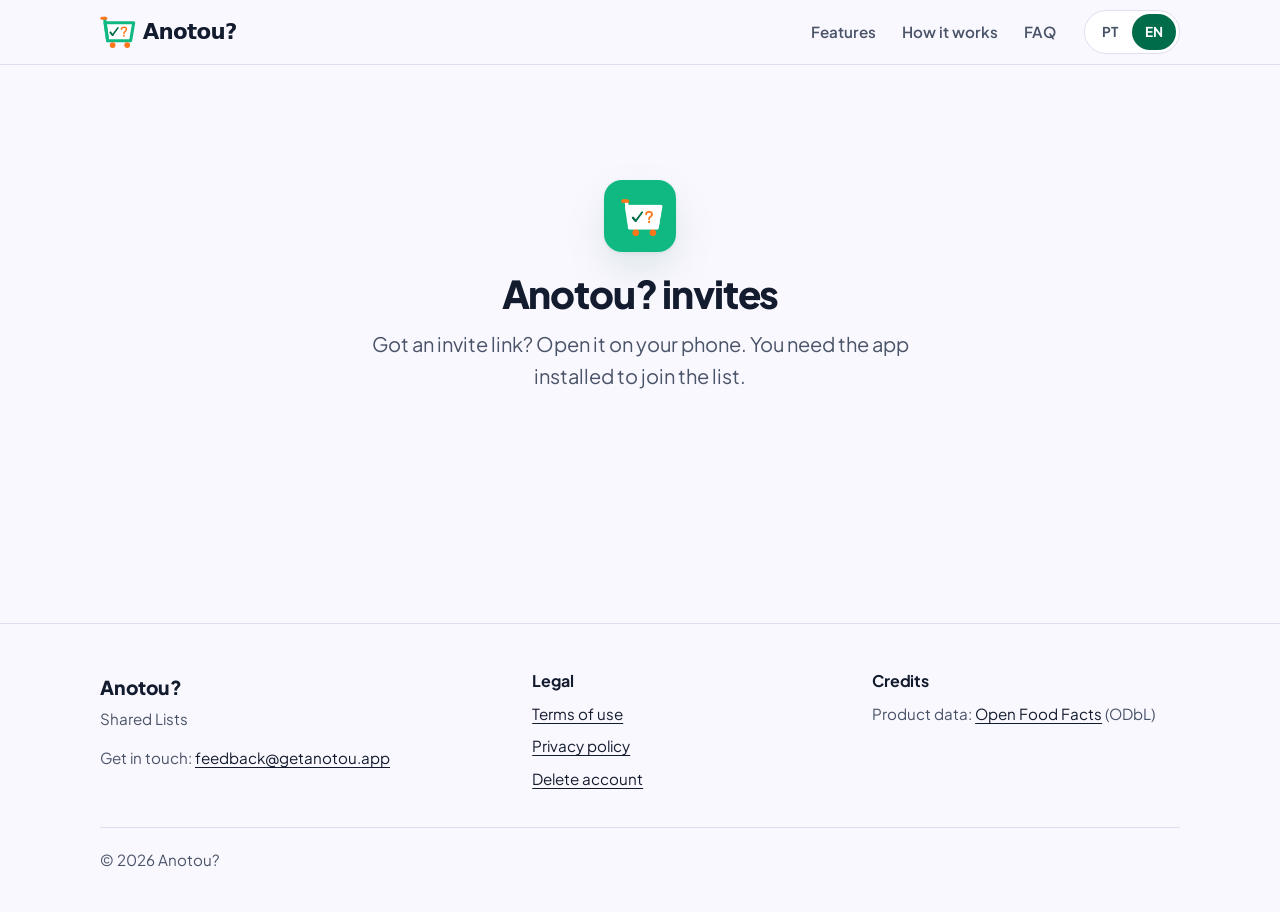
<file: invite/index.html>
<!doctype html>
<html lang="pt-BR" data-lang="pt" data-smart-banner
  data-title-pt="Convite para uma lista — Anotou?" data-title-en="Invitation to a list — Anotou?"
  data-desc-pt="Instale o Anotou? para entrar na lista compartilhada."
  data-desc-en="Install Anotou? to join the shared list.">
<head>
<meta charset="utf-8">
<meta name="viewport" content="width=device-width, initial-scale=1">
<title>Convite para uma lista — Anotou?</title>
<meta name="description" content="Instale o Anotou? para entrar na lista compartilhada.">
<meta name="robots" content="noindex">
<meta name="referrer" content="no-referrer">
<meta name="color-scheme" content="light dark">
<meta name="theme-color" content="#FAF8FF" media="(prefers-color-scheme: light)">
<meta name="theme-color" content="#0D1322" media="(prefers-color-scheme: dark)">
<link rel="icon" href="/favicon.ico" sizes="any">
<link rel="apple-touch-icon" href="/assets/app-icon.png">

<!-- Generic Open Graph only: this page is served at /l/<token>, so no invite data and no og:url. -->
<meta property="og:type" content="website">
<meta property="og:site_name" content="Anotou?">
<meta property="og:title" content="Você recebeu um convite para uma lista no Anotou?">
<meta property="og:description" content="Instale o Anotou? para entrar na lista compartilhada.">
<meta property="og:image" content="https://getanotou.app/assets/og-image-v2.png">
<meta property="og:image:width" content="1200">
<meta property="og:image:height" content="630">
<meta property="og:image:alt" content="Anotou? — Listas Compartilhadas / Shared Lists">
<meta property="og:locale" content="pt_BR">
<meta property="og:locale:alternate" content="en_US">
<meta name="twitter:card" content="summary_large_image">
<meta name="twitter:title" content="Você recebeu um convite para uma lista no Anotou?">
<meta name="twitter:description" content="Instale o Anotou? para entrar na lista compartilhada.">
<meta name="twitter:image" content="https://getanotou.app/assets/og-image-v2.png">
<meta name="twitter:image:alt" content="Anotou? — Listas Compartilhadas / Shared Lists">

<link rel="preconnect" href="https://fonts.googleapis.com">
<link rel="preconnect" href="https://fonts.gstatic.com" crossorigin>
<link rel="stylesheet" href="https://fonts.googleapis.com/css2?family=Plus+Jakarta+Sans:wght@400;600;700;800&amp;display=swap">
<link rel="stylesheet" href="/assets/styles.css">
<script src="/assets/i18n.js"></script>
<script src="/assets/stores.js"></script>
<script src="/assets/invite.js" defer></script>
</head>
<body>
<a class="skip" href="#main"><span lang="pt-BR">Pular para o conteúdo</span><span lang="en">Skip to content</span></a>
<header class="site-header">
  <div class="wrap header-inner">
    <a class="brand" href="/" data-ph="logo">
      <picture>
        <source srcset="/assets/logo-dark.svg" media="(prefers-color-scheme: dark)">
        <img src="/assets/logo.svg" alt="Anotou?" width="152" height="36">
      </picture>
      <span class="brand-text">Anotou?</span>
    </a>
    <nav class="site-nav" aria-label="Menu" data-label-pt="Menu principal" data-label-en="Main menu">
      <ul>
        <li><a href="/#features"><span lang="pt-BR">Recursos</span><span lang="en">Features</span></a></li>
        <li><a href="/#how-it-works"><span lang="pt-BR">Como funciona</span><span lang="en">How it works</span></a></li>
        <li><a href="/#faq"><span lang="pt-BR">Perguntas</span><span lang="en">FAQ</span></a></li>
      </ul>
    </nav>
    <div class="lang-toggle" role="group" aria-label="Idioma / Language" data-label-pt="Idioma" data-label-en="Language">
      <button type="button" data-set-lang="pt" aria-pressed="true" title="Português (Brasil)">PT</button>
      <button type="button" data-set-lang="en" aria-pressed="false" title="English (US)">EN</button>
    </div>
  </div>
</header>

<main id="main">
  <div class="wrap invite">
    <div class="invite-card">
      <img class="invite-icon" src="/assets/app-icon.png" alt="" width="72" height="72">

      <div data-invite="with-token" hidden>
        <h1><span lang="pt-BR">Você foi convidado(a) para uma lista compartilhada no Anotou?</span><span lang="en">You’ve been invited to a shared list on Anotou?</span></h1>
        <p class="lead"><span lang="pt-BR">Para entrar na lista, instale o app no seu celular. Baixar o Anotou? e usar as listas é gratuito.</span><span lang="en">To join the list, install the app on your phone. Downloading Anotou? and using lists is free.</span></p>
      </div>

      <div data-invite="generic">
        <h1><span lang="pt-BR">Convites do Anotou?</span><span lang="en">Anotou? invites</span></h1>
        <p class="lead"><span lang="pt-BR">Recebeu um link de convite? Abra-o no seu celular. Para entrar na lista, é preciso ter o app instalado.</span><span lang="en">Got an invite link? Open it on your phone. You need the app installed to join the list.</span></p>
      </div>

      <div class="store-badges invite-badges" data-store-badges data-base="/"></div><!--/store-badges-->

      <p class="invite-tip" data-invite="ios-tip" hidden><span lang="pt-BR">Depois de instalar, volte e toque no link do convite de novo.</span><span lang="en">After installing, come back and tap the invite link again.</span></p>
    </div>
  </div>
</main>
<footer class="site-footer">
  <div class="wrap">
    <div class="footer-grid">
      <div>
        <p class="footer-brand">Anotou?</p>
        <p><span lang="pt-BR">Listas Compartilhadas</span><span lang="en">Shared Lists</span></p>
        <p><span lang="pt-BR">Fale com a gente:</span><span lang="en">Get in touch:</span> <a href="mailto:feedback@getanotou.app">feedback@getanotou.app</a></p>
      </div>
      <nav aria-label="Legal" data-label-pt="Documentos" data-label-en="Legal">
        <h2><span lang="pt-BR">Documentos</span><span lang="en">Legal</span></h2>
        <ul>
          <li><a href="/terms/"><span lang="pt-BR">Termos de uso</span><span lang="en">Terms of use</span></a></li>
          <li><a href="/privacy/"><span lang="pt-BR">Política de privacidade</span><span lang="en">Privacy policy</span></a></li>
          <li><a href="/delete-account/"><span lang="pt-BR">Excluir conta</span><span lang="en">Delete account</span></a></li>
        </ul>
      </nav>
      <div>
        <h2><span lang="pt-BR">Créditos</span><span lang="en">Credits</span></h2>
        <p><span lang="pt-BR">Dados de produtos:</span><span lang="en">Product data:</span> <a href="https://openfoodfacts.org" rel="noopener">Open Food Facts</a> (ODbL)</p>
      </div>
    </div>
    <div class="footer-bottom">
      <p>© 2026 Anotou?</p>
    </div>
  </div>
</footer>
</body>
</html>
</file>
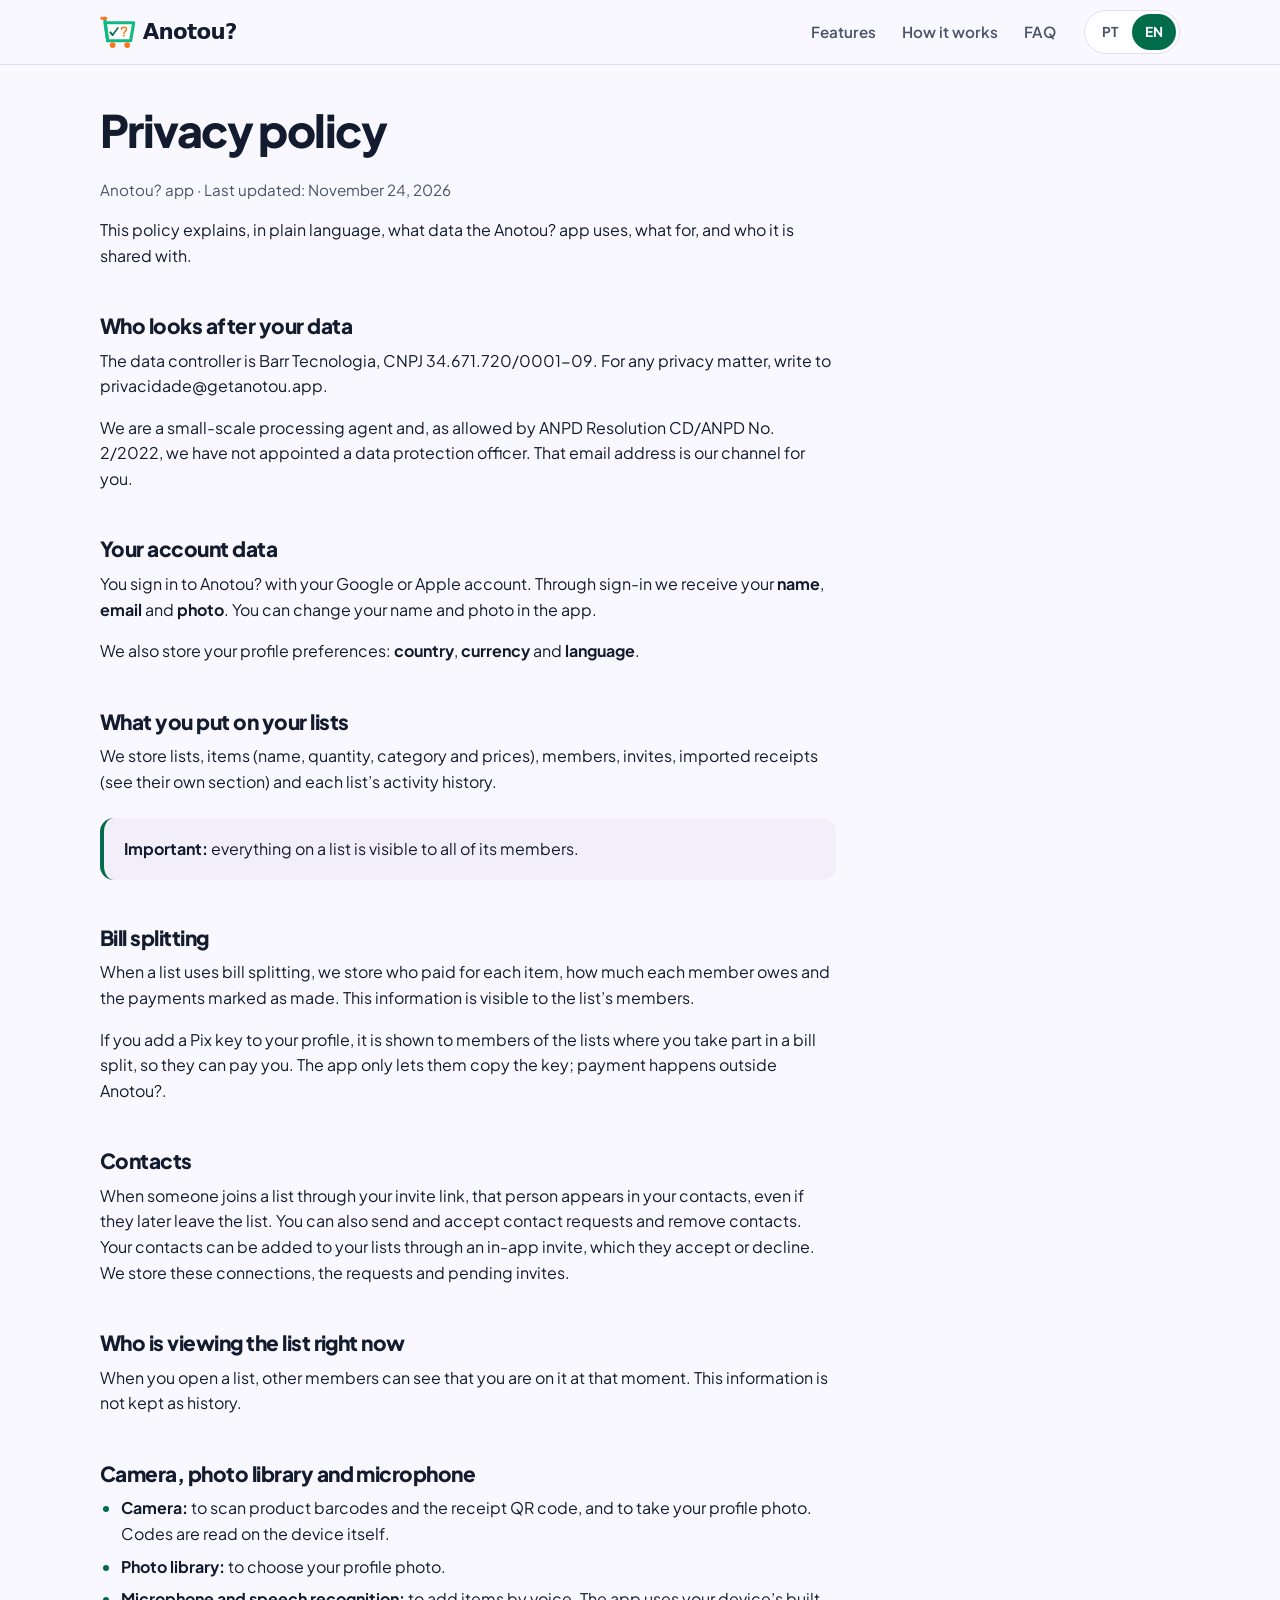
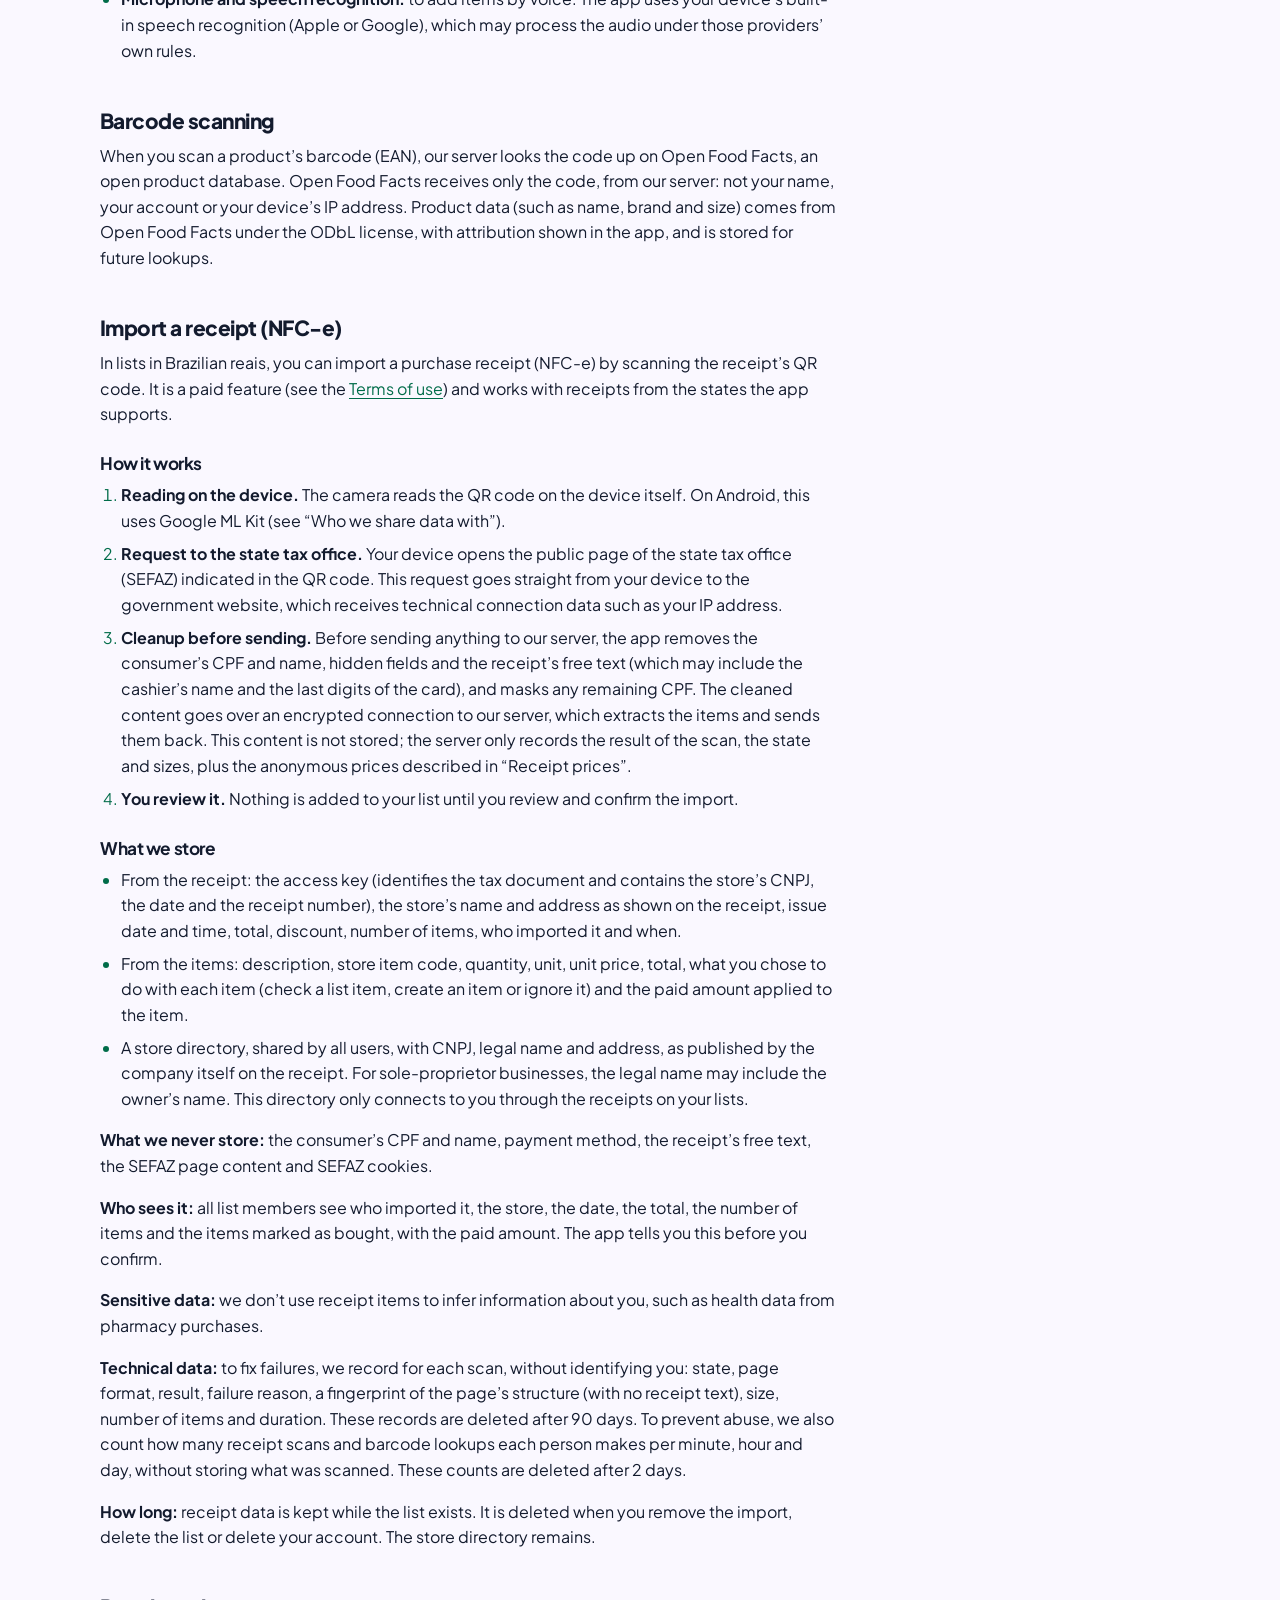
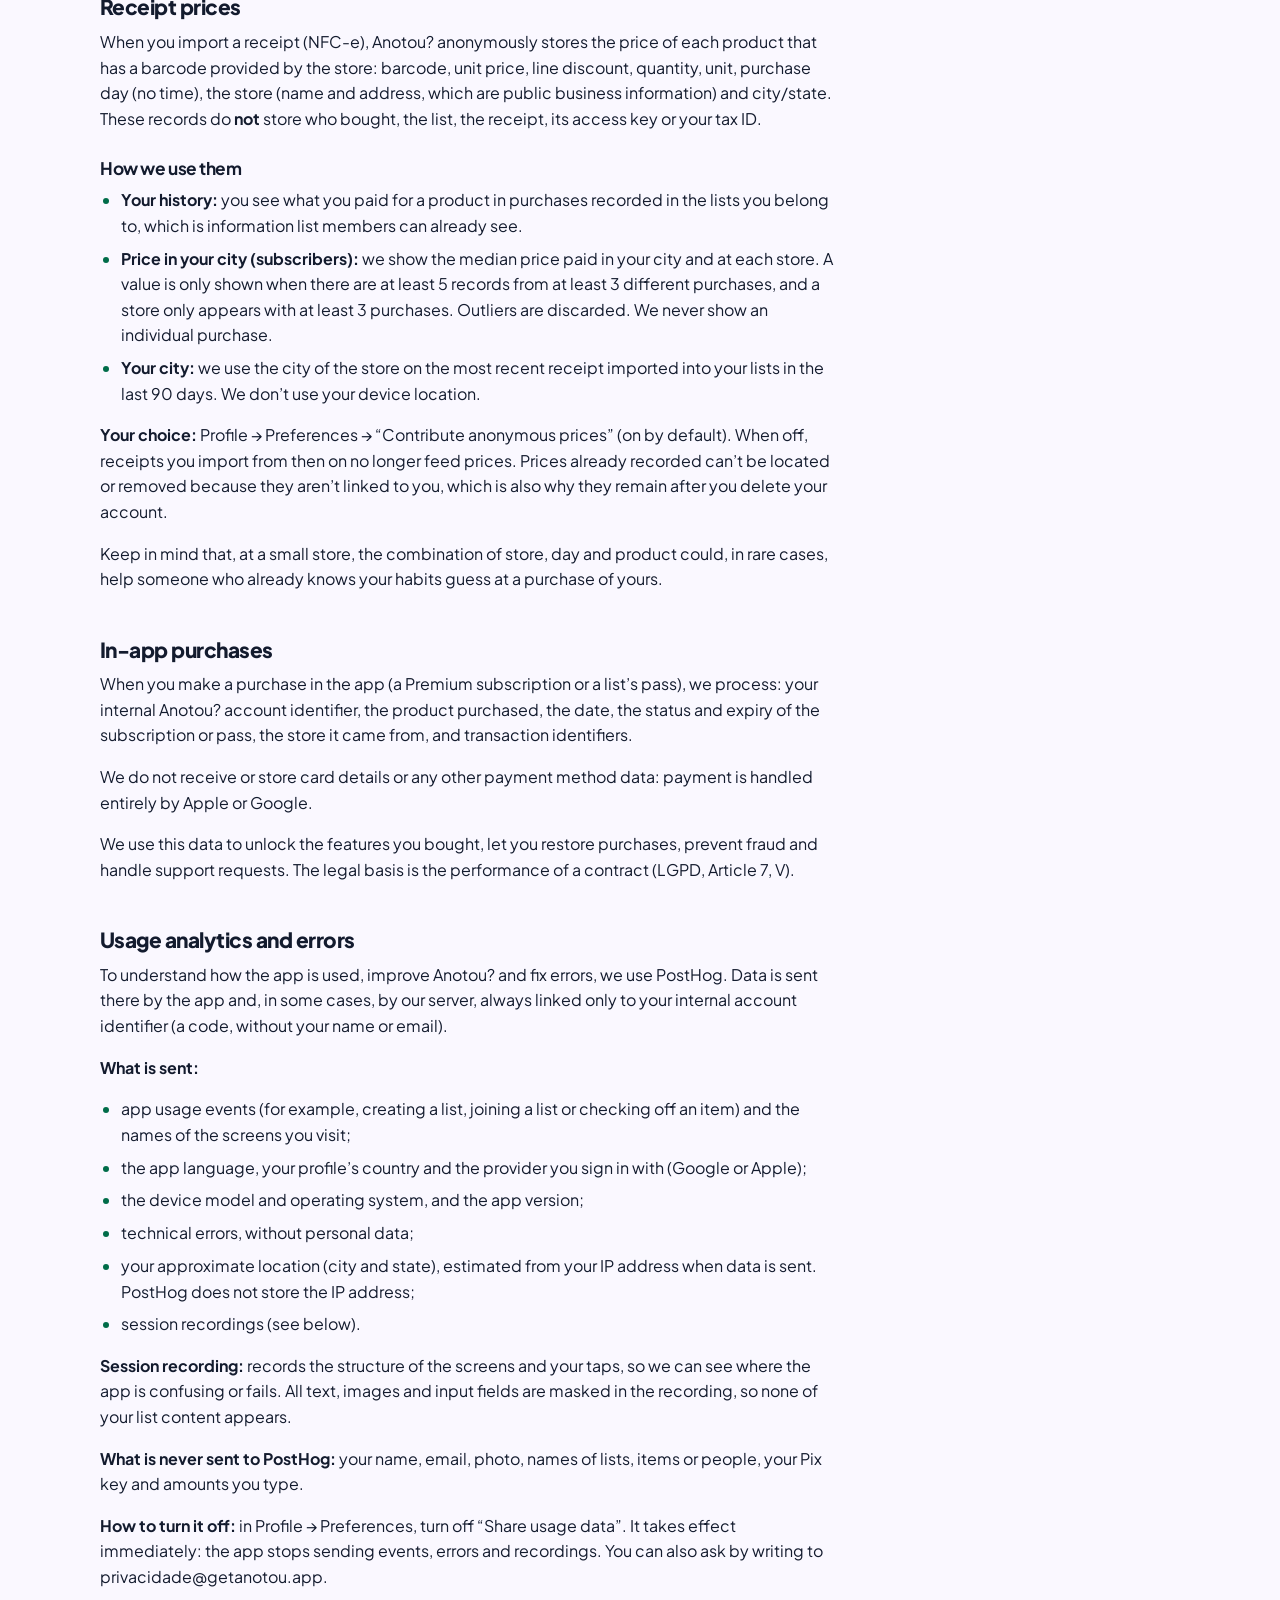
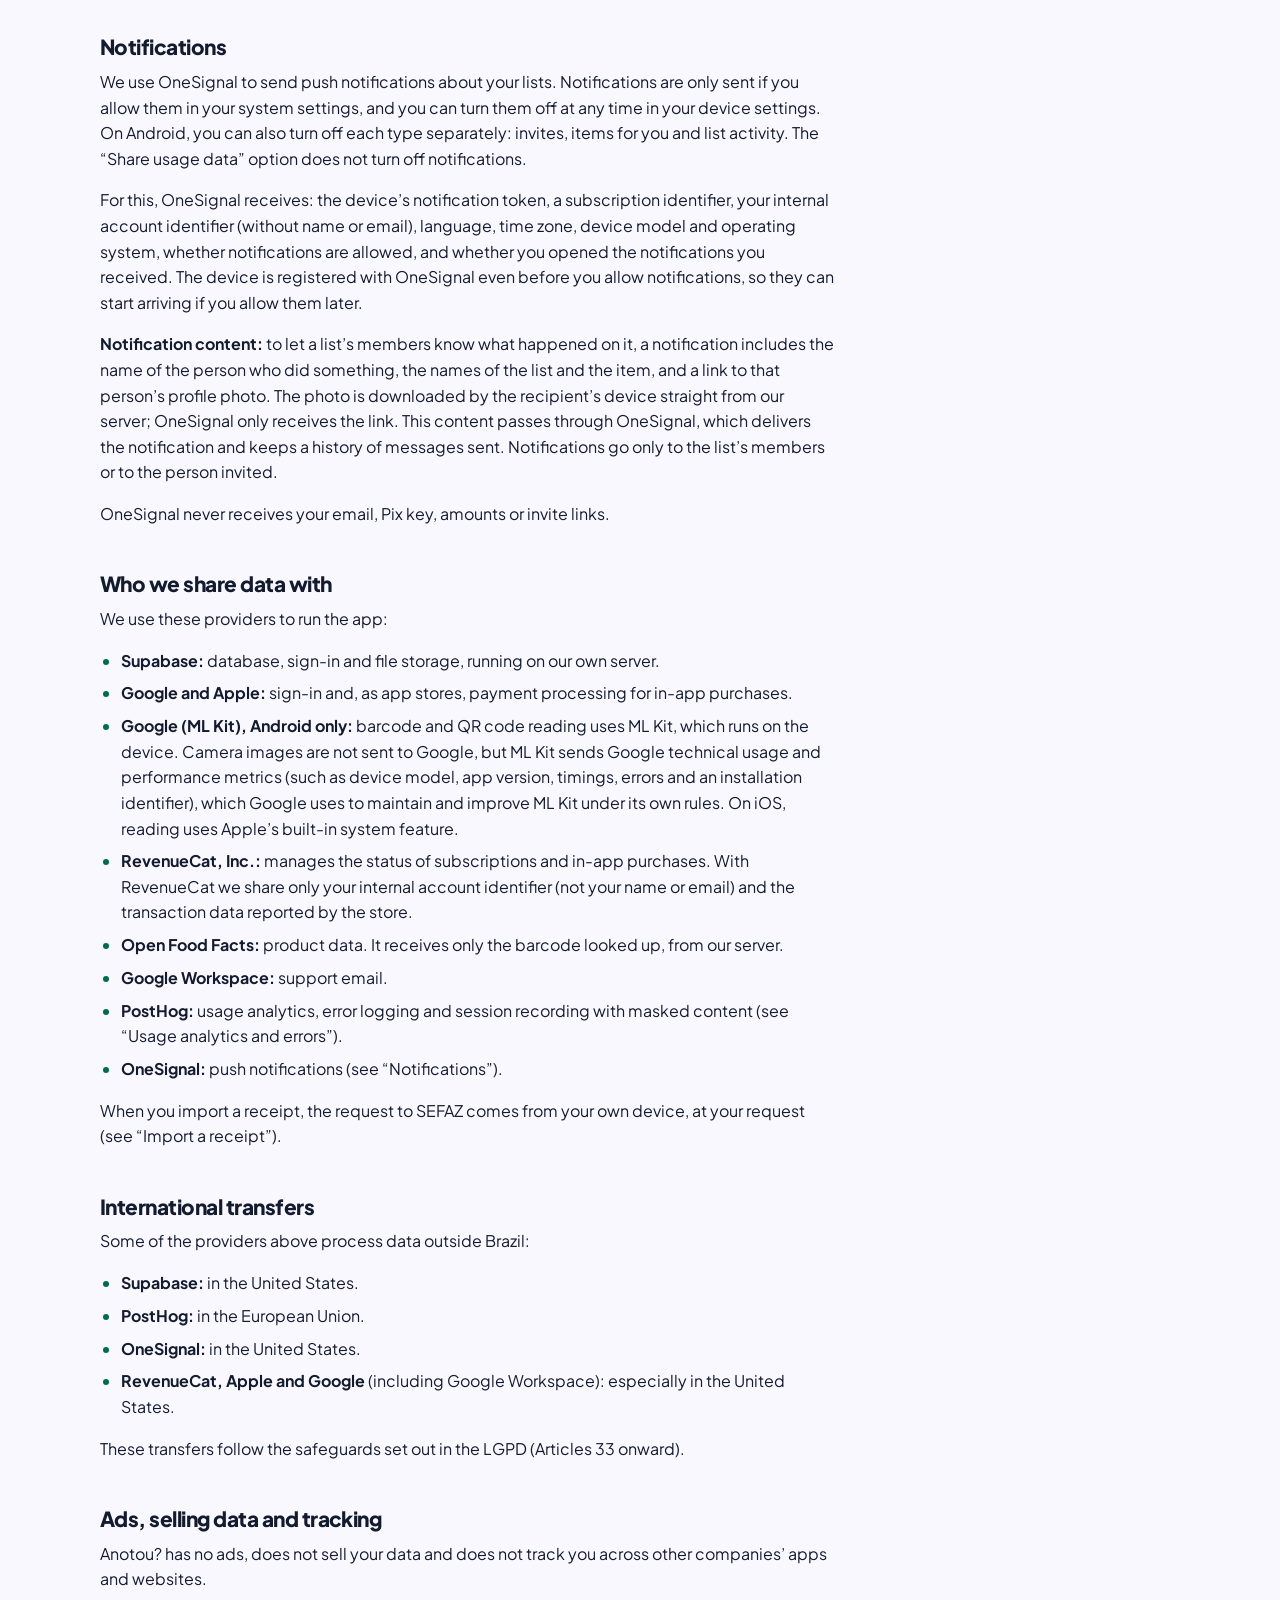
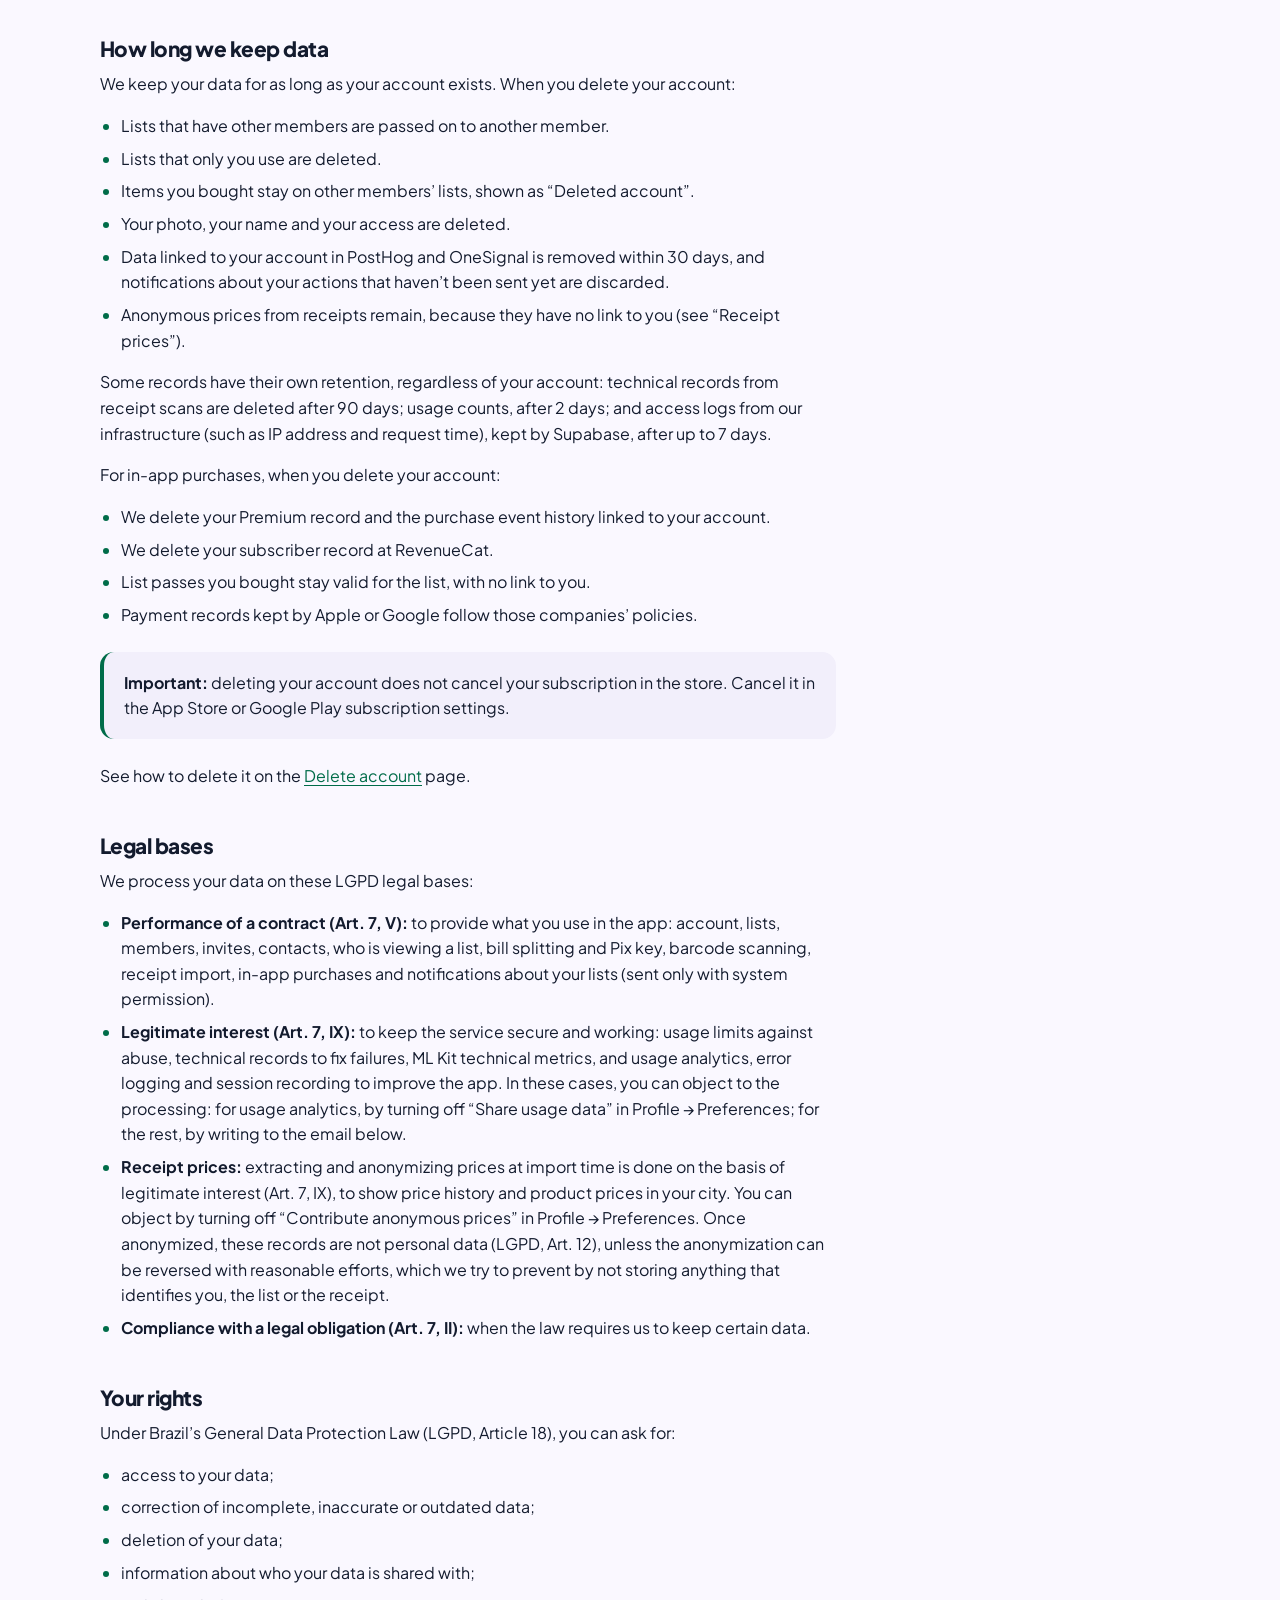
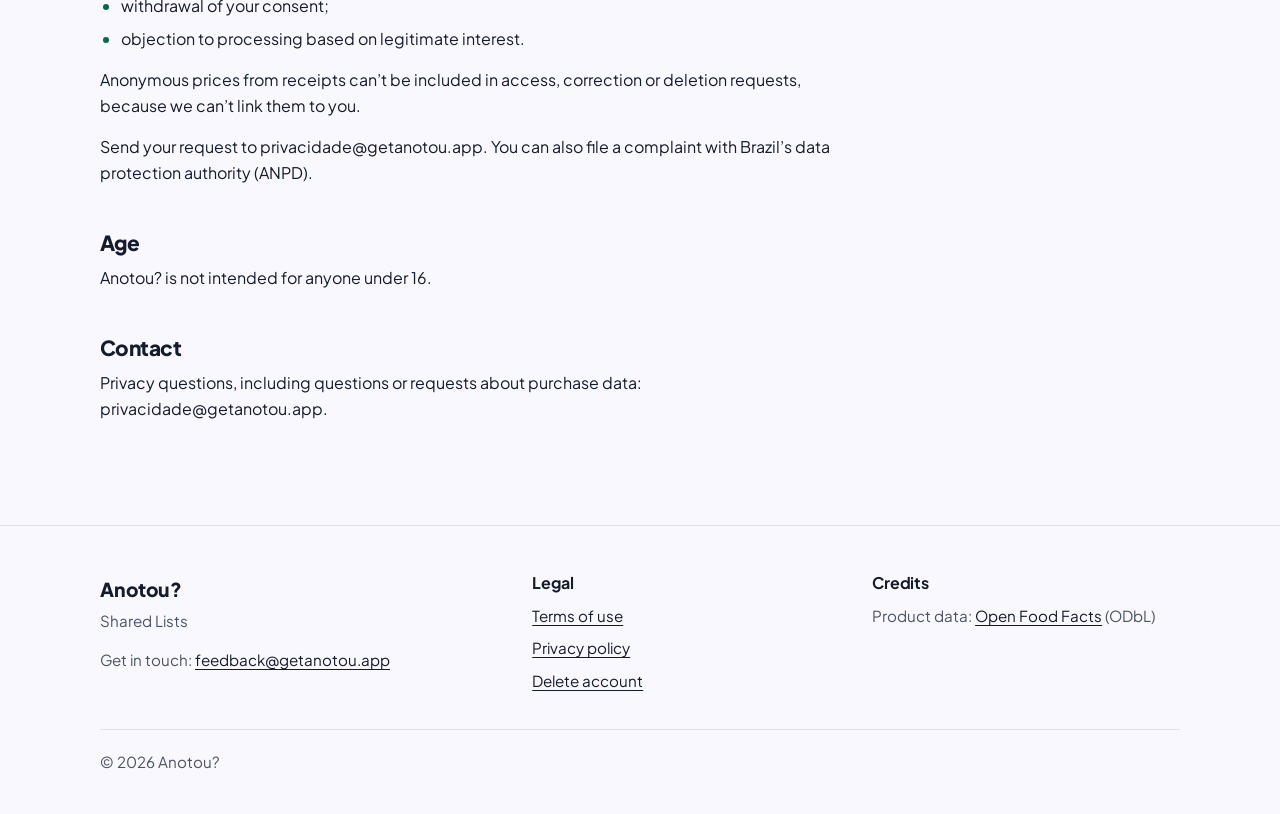
<file: privacy/index.html>
<!doctype html>
<html lang="pt-BR" data-lang="pt"
  data-title-pt="Política de privacidade — Anotou?" data-title-en="Privacy policy — Anotou?"
  data-desc-pt="Quais dados o app Anotou? usa, para quê e com quem são compartilhados."
  data-desc-en="What data the Anotou? app uses, what for, and who it is shared with.">
<head>
<meta charset="utf-8">
<meta name="viewport" content="width=device-width, initial-scale=1">
<title>Política de privacidade — Anotou?</title>
<meta name="description" content="Quais dados o app Anotou? usa, para quê e com quem são compartilhados.">
<meta name="color-scheme" content="light dark">
<meta name="theme-color" content="#FAF8FF" media="(prefers-color-scheme: light)">
<meta name="theme-color" content="#0D1322" media="(prefers-color-scheme: dark)">
<link rel="canonical" href="https://getanotou.app/privacy/">
<link rel="icon" href="../favicon.ico" sizes="any">
<link rel="apple-touch-icon" href="../assets/app-icon.png">

<meta property="og:type" content="website">
<meta property="og:site_name" content="Anotou?">
<meta property="og:url" content="https://getanotou.app/privacy/">
<meta property="og:title" content="Política de privacidade — Anotou?">
<meta property="og:description" content="Quais dados o app Anotou? usa, para quê e com quem são compartilhados.">
<meta property="og:image" content="https://getanotou.app/assets/og-image-v2.png">
<meta property="og:image:width" content="1200">
<meta property="og:image:height" content="630">
<meta property="og:image:alt" content="Anotou? — Listas Compartilhadas / Shared Lists">
<meta property="og:locale" content="pt_BR">
<meta property="og:locale:alternate" content="en_US">
<meta name="twitter:card" content="summary_large_image">
<meta name="twitter:title" content="Política de privacidade — Anotou?">
<meta name="twitter:description" content="Quais dados o app Anotou? usa, para quê e com quem são compartilhados.">
<meta name="twitter:image" content="https://getanotou.app/assets/og-image-v2.png">
<meta name="twitter:image:alt" content="Anotou? — Listas Compartilhadas / Shared Lists">

<link rel="preconnect" href="https://fonts.googleapis.com">
<link rel="preconnect" href="https://fonts.gstatic.com" crossorigin>
<link rel="stylesheet" href="https://fonts.googleapis.com/css2?family=Plus+Jakarta+Sans:wght@400;600;700;800&amp;display=swap">
<link rel="stylesheet" href="../assets/styles.css">
<script src="../assets/i18n.js"></script>
</head>
<body>
<a class="skip" href="#main"><span lang="pt-BR">Pular para o conteúdo</span><span lang="en">Skip to content</span></a>
<header class="site-header">
  <div class="wrap header-inner">
    <a class="brand" href="../" data-ph="logo">
      <picture>
        <source srcset="../assets/logo-dark.svg" media="(prefers-color-scheme: dark)">
        <img src="../assets/logo.svg" alt="Anotou?" width="152" height="36">
      </picture>
      <span class="brand-text">Anotou?</span>
    </a>
    <nav class="site-nav" aria-label="Menu" data-label-pt="Menu principal" data-label-en="Main menu">
      <ul>
        <li><a href="../#features"><span lang="pt-BR">Recursos</span><span lang="en">Features</span></a></li>
        <li><a href="../#how-it-works"><span lang="pt-BR">Como funciona</span><span lang="en">How it works</span></a></li>
        <li><a href="../#faq"><span lang="pt-BR">Perguntas</span><span lang="en">FAQ</span></a></li>
      </ul>
    </nav>
    <div class="lang-toggle" role="group" aria-label="Idioma / Language" data-label-pt="Idioma" data-label-en="Language">
      <button type="button" data-set-lang="pt" aria-pressed="true" title="Português (Brasil)">PT</button>
      <button type="button" data-set-lang="en" aria-pressed="false" title="English (US)">EN</button>
    </div>
  </div>
</header>

<main id="main" class="legal">
  <div class="wrap">
    <article class="prose" lang="pt-BR">
<h1>Política de privacidade</h1>
<p class="meta">App Anotou? · Última atualização: 24 de novembro de 2026</p>
<p>Esta política explica, em linguagem simples, quais dados o app Anotou? usa, para quê e com quem eles são compartilhados.</p>

<h2>Quem cuida dos seus dados</h2>
<p>O controlador dos dados é Barr Tecnologia, CNPJ 34.671.720/0001-09. Para qualquer assunto de privacidade, escreva para privacidade@getanotou.app.</p>
<p>Somos um agente de tratamento de pequeno porte e, como permite a Resolução CD/ANPD nº 2/2022, não indicamos um encarregado de dados. Esse e-mail é o nosso canal de atendimento a você.</p>

<h2>Dados da sua conta</h2>
<p>Você entra no Anotou? com sua conta Google ou Apple. Pelo login, recebemos seu <strong>nome</strong>, seu <strong>e-mail</strong> e sua <strong>foto</strong>. Você pode trocar o nome e a foto no app.</p>
<p>Também guardamos as preferências do seu perfil: <strong>país</strong>, <strong>moeda</strong> e <strong>idioma</strong>.</p>

<h2>O que você coloca nas listas</h2>
<p>Guardamos as listas, os itens (nome, quantidade, categoria e valores), os membros, os convites, as notas fiscais importadas (veja a seção própria) e o histórico de atividade de cada lista.</p>
<div class="callout"><p><strong>Importante:</strong> tudo o que está numa lista é visível para todos os membros dela.</p></div>

<h2>Racha da conta</h2>
<p>Quando uma lista usa o racha da conta, guardamos quem pagou cada item, quanto cada membro deve e os pagamentos marcados como feitos. Essas informações são visíveis para os membros da lista.</p>
<p>Se você cadastrar uma chave Pix no seu perfil, ela é mostrada aos membros das listas em que você participa de um racha, para que possam te pagar. O app só permite copiar a chave; o pagamento acontece fora do Anotou?.</p>

<h2>Contatos</h2>
<p>Quando alguém entra numa lista pelo seu link de convite, essa pessoa passa a aparecer nos seus contatos, mesmo que depois saia da lista. Você também pode enviar e aceitar pedidos de contato e remover contatos. Seus contatos podem ser adicionados às suas listas por um convite dentro do app, que a pessoa aceita ou recusa. Guardamos essas ligações, os pedidos e os convites pendentes.</p>

<h2>Quem está vendo a lista agora</h2>
<p>Quando você abre uma lista, os outros membros podem ver que você está nela naquele momento. Essa informação não é guardada como histórico.</p>

<h2>Câmera, galeria e microfone</h2>
<ul>
  <li><strong>Câmera:</strong> para ler o código de barras de produtos e o QR code da nota fiscal, e para tirar sua foto de perfil. A leitura dos códigos é feita no próprio aparelho.</li>
  <li><strong>Galeria:</strong> para escolher sua foto de perfil.</li>
  <li><strong>Microfone e reconhecimento de fala:</strong> para adicionar itens por voz. O app usa o reconhecimento de fala do próprio sistema do aparelho (Apple ou Google), que pode processar o áudio segundo as regras desses fornecedores.</li>
</ul>

<h2>Leitura de código de barras</h2>
<p>Quando você lê o código de barras (EAN) de um produto, nosso servidor consulta esse código no Open Food Facts, uma base aberta de produtos. O Open Food Facts recebe só o código, a partir do nosso servidor: não recebe seu nome, sua conta nem o endereço IP do seu aparelho. Os dados do produto (como nome, marca e conteúdo) vêm do Open Food Facts, sob a licença ODbL, com a atribuição exibida no app, e ficam guardados para consultas futuras.</p>

<h2>Importar nota fiscal (NFC-e)</h2>
<p>Em listas em reais, você pode importar a nota fiscal de uma compra (NFC-e) lendo o QR code do cupom. É um recurso pago (veja os <a href="../terms/">Termos de uso</a>) e funciona com as notas dos estados suportados pelo app.</p>
<h3>Como funciona</h3>
<ol>
  <li><strong>Leitura no aparelho.</strong> A câmera lê o QR code no próprio aparelho. No Android, essa leitura usa o Google ML Kit (veja “Com quem compartilhamos”).</li>
  <li><strong>Consulta à Secretaria da Fazenda.</strong> Seu aparelho abre a página pública da Secretaria da Fazenda (SEFAZ) indicada no QR code. Essa consulta vai direto do seu aparelho ao site do governo, que recebe dados técnicos da conexão, como seu endereço IP.</li>
  <li><strong>Limpeza antes de enviar.</strong> Antes de mandar qualquer coisa ao nosso servidor, o app remove da página o CPF e o nome do consumidor, campos ocultos e o texto livre do cupom (que pode trazer o nome do operador de caixa e o final do cartão), e mascara qualquer CPF que tenha sobrado. O conteúdo limpo vai por conexão criptografada ao nosso servidor, que extrai os itens e devolve. Esse conteúdo não é gravado; o servidor registra apenas o resultado da leitura, o estado e tamanhos, além dos preços anônimos descritos em “Preços das notas fiscais”.</li>
  <li><strong>Você confere.</strong> Nada entra na sua lista antes de você revisar e confirmar a importação.</li>
</ol>
<h3>O que guardamos</h3>
<ul>
  <li>Da nota: chave de acesso (identifica o documento fiscal e contém o CNPJ da loja, a data e o número da nota), nome e endereço da loja como vieram na nota, data e hora de emissão, total, desconto, quantidade de itens, quem importou e quando.</li>
  <li>Dos itens: descrição, código interno da loja, quantidade, unidade, preço unitário, total, o que você decidiu fazer com cada item (marcar um item da lista, criar um item ou ignorar) e o valor pago aplicado ao item.</li>
  <li>Um cadastro de lojas, comum a todos os usuários, com CNPJ, razão social e endereço, como publicados pela própria empresa na nota. Quando a empresa é individual, a razão social pode incluir o nome do titular. Esse cadastro só se liga a você pelas notas das suas listas.</li>
</ul>
<p><strong>O que nunca guardamos:</strong> CPF e nome do consumidor, forma de pagamento, texto livre do cupom, o conteúdo da página da SEFAZ e cookies da SEFAZ.</p>
<p><strong>Quem vê:</strong> todos os membros da lista veem quem importou, a loja, a data, o total, a quantidade de itens e os itens marcados como comprados, com o valor pago. O app avisa isso antes de você confirmar.</p>
<p><strong>Dados sensíveis:</strong> não usamos os itens das notas para deduzir informações sobre você, como dados de saúde a partir de compras em farmácia.</p>
<p><strong>Dados técnicos:</strong> para corrigir falhas, registramos sobre cada leitura, sem identificar você: estado, formato da página, resultado, motivo de falha, uma impressão digital da estrutura da página (sem nenhum texto da nota), tamanho, quantidade de itens e duração. Esses registros são apagados após 90 dias. Para evitar abuso, também contamos quantas leituras de nota e consultas de código de barras cada pessoa faz por minuto, hora e dia, sem guardar o que foi lido. Essas contagens são apagadas após 2 dias.</p>
<p><strong>Por quanto tempo:</strong> os dados da nota ficam enquanto a lista existir. Eles são apagados quando você remove a importação, apaga a lista ou exclui sua conta. O cadastro de lojas permanece.</p>

<h2>Preços das notas fiscais</h2>
<p>Quando você importa uma nota fiscal (NFC-e), o Anotou? guarda, de forma anônima, o preço de cada produto que tenha código de barras informado pela loja: o código de barras, o preço unitário, o desconto da linha, a quantidade, a unidade, o dia da compra (sem horário), a loja (nome e endereço, informações públicas do estabelecimento) e a cidade/UF. Esses registros <strong>não</strong> guardam quem comprou, a lista, a nota, a chave de acesso nem o seu CPF.</p>
<h3>Como usamos</h3>
<ul>
  <li><strong>Seu histórico:</strong> você vê quanto pagou por um produto nas compras registradas nas listas de que participa. São informações que os membros de cada lista já veem.</li>
  <li><strong>Preço na sua cidade (assinantes):</strong> mostramos a mediana dos preços pagos na sua cidade e em cada loja. Só exibimos um valor quando há pelo menos 5 registros vindos de pelo menos 3 compras diferentes, e uma loja só aparece com pelo menos 3 compras. Valores fora da curva são descartados. Nunca mostramos uma compra individual.</li>
  <li><strong>Sua cidade:</strong> usamos a cidade da loja da nota mais recente importada nas suas listas nos últimos 90 dias. Não usamos a localização do seu aparelho.</li>
</ul>
<p><strong>Sua escolha:</strong> em Perfil → Preferências → “Contribuir com preços anônimos” (ligado por padrão). Ao desligar, as notas que você importar daí em diante deixam de alimentar os preços. Os preços já registrados não podem ser localizados nem retirados, porque não têm vínculo com você, e por isso também permanecem depois que você exclui sua conta.</p>
<p>Lembre que, numa loja pequena, a combinação de loja, dia e produto pode, em casos raros, ajudar quem já conhece seus hábitos a supor uma compra sua.</p>

<h2>Compras no app</h2>
<p>Quando você faz uma compra no app (assinatura do Premium ou passe de uma lista), tratamos: o identificador interno da sua conta no Anotou?, o produto comprado, a data, o estado e a validade da assinatura ou do passe, a loja de origem e identificadores da transação.</p>
<p>Não recebemos nem armazenamos dados de cartão ou de outros meios de pagamento: o pagamento é processado inteiramente pela Apple ou pelo Google.</p>
<p>Usamos esses dados para liberar os recursos comprados, permitir restaurar compras, prevenir fraude e atender solicitações de suporte. A base legal é a execução de contrato (LGPD, art. 7º, V).</p>

<h2>Análise de uso e erros</h2>
<p>Para entender como o app é usado, melhorar o Anotou? e corrigir erros, usamos o PostHog. Os dados vão para lá pelo app e, em alguns casos, pelo nosso servidor, sempre ligados apenas ao identificador interno da sua conta (um código, sem seu nome nem seu e-mail).</p>
<p><strong>O que é enviado:</strong></p>
<ul>
  <li>eventos de uso do app (por exemplo, criar uma lista, entrar numa lista ou marcar um item como comprado) e o nome das telas visitadas;</li>
  <li>o idioma do app, o país do seu perfil e o provedor que você usa para entrar (Google ou Apple);</li>
  <li>o modelo e o sistema do aparelho e a versão do app;</li>
  <li>erros técnicos, sem dados pessoais;</li>
  <li>a localização aproximada (cidade e estado), estimada a partir do endereço IP no momento do envio. O PostHog não guarda o endereço IP;</li>
  <li>gravações de sessão (veja abaixo).</li>
</ul>
<p><strong>Gravação de sessão:</strong> registra a estrutura das telas e os toques, para entendermos onde o app confunde ou falha. Todo texto, imagem e campo de digitação fica mascarado na gravação, então nenhum conteúdo das suas listas aparece.</p>
<p><strong>O que nunca é enviado ao PostHog:</strong> seu nome, seu e-mail, sua foto, nomes de listas, de itens ou de pessoas, sua chave Pix e valores digitados.</p>
<p><strong>Como desligar:</strong> em Perfil → Preferências, desative “Compartilhar dados de uso”. O efeito é imediato: o app para de enviar eventos, erros e gravações. Você também pode pedir pelo e-mail privacidade@getanotou.app.</p>

<h2>Notificações</h2>
<p>Usamos o OneSignal para enviar notificações push sobre as suas listas. As notificações só são enviadas se você permitir nas configurações do sistema, e você pode desligá-las a qualquer momento nas configurações do aparelho. No Android, também dá para desligar cada tipo separadamente: convites, itens para você e atividade das listas. A opção “Compartilhar dados de uso” não desliga as notificações.</p>
<p>Para isso, o OneSignal recebe: o token de notificação do aparelho, um identificador de inscrição, o identificador interno da sua conta (sem nome nem e-mail), o idioma, o fuso horário, o modelo e o sistema do aparelho, se as notificações estão permitidas e se você abriu as notificações recebidas. O aparelho é registrado no OneSignal mesmo antes de você permitir as notificações, para que elas possam começar a chegar se você permitir depois.</p>
<p><strong>Conteúdo das notificações:</strong> para avisar os membros de uma lista sobre o que aconteceu nela, a notificação inclui o nome de quem fez a ação, o nome da lista e do item e o link da foto de perfil de quem fez a ação. A foto é baixada pelo aparelho de quem recebe direto do nosso servidor; o OneSignal recebe só o link. Esse conteúdo passa pelo OneSignal, que entrega a notificação e mantém um histórico das mensagens enviadas. As notificações vão apenas para os membros da lista ou para a pessoa convidada.</p>
<p>O OneSignal nunca recebe seu e-mail, sua chave Pix, valores ou links de convite.</p>

<h2>Com quem compartilhamos</h2>
<p>Usamos estes fornecedores para o app funcionar:</p>
<ul>
  <li><strong>Supabase:</strong> banco de dados, login e armazenamento de arquivos, rodando em servidor próprio.</li>
  <li><strong>Google e Apple:</strong> login e, como lojas de aplicativos, processamento dos pagamentos das compras no app.</li>
  <li><strong>Google (ML Kit), só no Android:</strong> a leitura de códigos de barras e QR codes usa o ML Kit, que roda no aparelho. As imagens da câmera não são enviadas ao Google, mas o ML Kit envia ao Google métricas técnicas de uso e desempenho (por exemplo, modelo do aparelho, versão do app, tempos, erros e um identificador da instalação), que o Google usa para manter e melhorar o ML Kit, segundo as regras dele. No iOS, a leitura usa o recurso do próprio sistema da Apple.</li>
  <li><strong>RevenueCat, Inc.:</strong> gerencia o estado das assinaturas e das compras no app. Com o RevenueCat compartilhamos apenas o identificador interno da sua conta (não seu nome nem seu e-mail) e os dados da transação informados pela loja.</li>
  <li><strong>Open Food Facts:</strong> dados de produtos. Recebe apenas o código de barras consultado, a partir do nosso servidor.</li>
  <li><strong>Google Workspace:</strong> e-mail de suporte.</li>
  <li><strong>PostHog:</strong> análise de uso, registro de erros e gravação de sessão com conteúdo mascarado (veja “Análise de uso e erros”).</li>
  <li><strong>OneSignal:</strong> envio de notificações push (veja “Notificações”).</li>
</ul>
<p>Na importação de nota fiscal, a consulta à SEFAZ parte do seu próprio aparelho, a seu pedido (veja a seção “Importar nota fiscal”).</p>

<h2>Transferência internacional</h2>
<p>Alguns dos fornecedores acima tratam dados fora do Brasil:</p>
<ul>
  <li><strong>Supabase:</strong> nos Estados Unidos.</li>
  <li><strong>PostHog:</strong> na União Europeia.</li>
  <li><strong>OneSignal:</strong> nos Estados Unidos.</li>
  <li><strong>RevenueCat, Apple e Google</strong> (inclusive o Google Workspace): em especial nos Estados Unidos.</li>
</ul>
<p>Essas transferências seguem as salvaguardas previstas na LGPD (arts. 33 e seguintes).</p>

<h2>Anúncios, venda de dados e rastreamento</h2>
<p>O Anotou? não tem anúncios, não vende seus dados e não rastreia você em apps e sites de outras empresas.</p>

<h2>Por quanto tempo guardamos</h2>
<p>Guardamos seus dados enquanto sua conta existir. Quando você exclui a conta:</p>
<ul>
  <li>As listas que têm outros membros passam para outro membro.</li>
  <li>As listas que só você usa são apagadas.</li>
  <li>Os itens que você comprou continuam nas listas dos outros membros, identificados como “Conta excluída”.</li>
  <li>Sua foto, seu nome e seu acesso são apagados.</li>
  <li>Os dados ligados à sua conta no PostHog e no OneSignal são removidos em até 30 dias, e as notificações ainda não enviadas por sua causa são descartadas.</li>
  <li>Os preços anônimos das notas fiscais continuam guardados, porque não têm ligação com você (veja “Preços das notas fiscais”).</li>
</ul>
<p>Alguns registros têm prazo próprio, independentemente da conta: os registros técnicos da leitura de notas são apagados após 90 dias; as contagens de uso, após 2 dias; e os registros de acesso da nossa infraestrutura (como endereço IP e horário das requisições), mantidos pelo Supabase, após até 7 dias.</p>
<p>Sobre as compras no app, quando você exclui a conta:</p>
<ul>
  <li>Apagamos o registro do seu Premium e o histórico de eventos de compra vinculado à sua conta.</li>
  <li>Excluímos seu cadastro de assinante no RevenueCat.</li>
  <li>Os passes de lista que você comprou continuam valendo para a lista, sem nenhum vínculo com você.</li>
  <li>Os registros de pagamento mantidos pela Apple ou pelo Google seguem as políticas dessas empresas.</li>
</ul>
<div class="callout"><p><strong>Importante:</strong> excluir a conta não cancela a assinatura na loja. Cancele nas configurações de assinaturas da App Store ou do Google Play.</p></div>
<p>Veja como excluir na página <a href="../delete-account/">Excluir conta</a>.</p>

<h2>Bases legais</h2>
<p>Tratamos seus dados com base na LGPD:</p>
<ul>
  <li><strong>Execução de contrato (art. 7º, V):</strong> para oferecer o que você usa no app: conta, listas, membros, convites, contatos, quem está vendo a lista, racha da conta e chave Pix, leitura de código de barras, importação de nota fiscal, compras no app e notificações sobre as suas listas (enviadas só com a permissão do sistema).</li>
  <li><strong>Legítimo interesse (art. 7º, IX):</strong> para manter o serviço seguro e funcionando: limites de uso contra abuso, registros técnicos para corrigir falhas, métricas técnicas do ML Kit e análise de uso, registro de erros e gravação de sessão para melhorar o app. Nesses casos, você pode se opor ao tratamento: para a análise de uso, desativando “Compartilhar dados de uso” em Perfil → Preferências; para o restante, pelo e-mail abaixo.</li>
  <li><strong>Preços das notas fiscais:</strong> a etapa de extrair e anonimizar os preços no momento da importação é feita com base no legítimo interesse (art. 7º, IX), para mostrar o histórico de preços e o preço dos produtos na sua cidade. Você pode se opor desligando “Contribuir com preços anônimos” em Perfil → Preferências. Depois de anonimizados, esses registros não são dados pessoais (LGPD, art. 12), salvo se a anonimização puder ser revertida com esforços razoáveis, o que procuramos evitar não guardando nada que identifique você, a lista ou a nota.</li>
  <li><strong>Cumprimento de obrigação legal (art. 7º, II):</strong> quando a lei nos obrigar a guardar algum dado.</li>
</ul>

<h2>Seus direitos</h2>
<p>Pela Lei Geral de Proteção de Dados (LGPD, art. 18), você pode pedir:</p>
<ul>
  <li>acesso aos seus dados;</li>
  <li>correção de dados incompletos, inexatos ou desatualizados;</li>
  <li>exclusão dos seus dados;</li>
  <li>informação sobre com quem seus dados são compartilhados;</li>
  <li>revogação do consentimento;</li>
  <li>oposição a tratamentos feitos com base no legítimo interesse.</li>
</ul>
<p>Os preços anônimos das notas fiscais não podem ser incluídos em pedidos de acesso, correção ou exclusão, porque não conseguimos ligá-los a você.</p>
<p>Faça seu pedido pelo e-mail privacidade@getanotou.app. Você também pode reclamar à Autoridade Nacional de Proteção de Dados (ANPD).</p>

<h2>Idade</h2>
<p>O Anotou? não é destinado a menores de 16 anos.</p>

<h2>Contato</h2>
<p>Dúvidas sobre privacidade, inclusive dúvidas ou solicitações sobre dados de compras: privacidade@getanotou.app.</p>
    </article>
    <article class="prose" lang="en">
<h1>Privacy policy</h1>
<p class="meta">Anotou? app · Last updated: November 24, 2026</p>
<p>This policy explains, in plain language, what data the Anotou? app uses, what for, and who it is shared with.</p>

<h2>Who looks after your data</h2>
<p>The data controller is Barr Tecnologia, CNPJ 34.671.720/0001-09. For any privacy matter, write to privacidade@getanotou.app.</p>
<p>We are a small-scale processing agent and, as allowed by ANPD Resolution CD/ANPD No. 2/2022, we have not appointed a data protection officer. That email address is our channel for you.</p>

<h2>Your account data</h2>
<p>You sign in to Anotou? with your Google or Apple account. Through sign-in we receive your <strong>name</strong>, <strong>email</strong> and <strong>photo</strong>. You can change your name and photo in the app.</p>
<p>We also store your profile preferences: <strong>country</strong>, <strong>currency</strong> and <strong>language</strong>.</p>

<h2>What you put on your lists</h2>
<p>We store lists, items (name, quantity, category and prices), members, invites, imported receipts (see their own section) and each list’s activity history.</p>
<div class="callout"><p><strong>Important:</strong> everything on a list is visible to all of its members.</p></div>

<h2>Bill splitting</h2>
<p>When a list uses bill splitting, we store who paid for each item, how much each member owes and the payments marked as made. This information is visible to the list’s members.</p>
<p>If you add a Pix key to your profile, it is shown to members of the lists where you take part in a bill split, so they can pay you. The app only lets them copy the key; payment happens outside Anotou?.</p>

<h2>Contacts</h2>
<p>When someone joins a list through your invite link, that person appears in your contacts, even if they later leave the list. You can also send and accept contact requests and remove contacts. Your contacts can be added to your lists through an in-app invite, which they accept or decline. We store these connections, the requests and pending invites.</p>

<h2>Who is viewing the list right now</h2>
<p>When you open a list, other members can see that you are on it at that moment. This information is not kept as history.</p>

<h2>Camera, photo library and microphone</h2>
<ul>
  <li><strong>Camera:</strong> to scan product barcodes and the receipt QR code, and to take your profile photo. Codes are read on the device itself.</li>
  <li><strong>Photo library:</strong> to choose your profile photo.</li>
  <li><strong>Microphone and speech recognition:</strong> to add items by voice. The app uses your device’s built-in speech recognition (Apple or Google), which may process the audio under those providers’ own rules.</li>
</ul>

<h2>Barcode scanning</h2>
<p>When you scan a product’s barcode (EAN), our server looks the code up on Open Food Facts, an open product database. Open Food Facts receives only the code, from our server: not your name, your account or your device’s IP address. Product data (such as name, brand and size) comes from Open Food Facts under the ODbL license, with attribution shown in the app, and is stored for future lookups.</p>

<h2>Import a receipt (NFC-e)</h2>
<p>In lists in Brazilian reais, you can import a purchase receipt (NFC-e) by scanning the receipt’s QR code. It is a paid feature (see the <a href="../terms/">Terms of use</a>) and works with receipts from the states the app supports.</p>
<h3>How it works</h3>
<ol>
  <li><strong>Reading on the device.</strong> The camera reads the QR code on the device itself. On Android, this uses Google ML Kit (see “Who we share data with”).</li>
  <li><strong>Request to the state tax office.</strong> Your device opens the public page of the state tax office (SEFAZ) indicated in the QR code. This request goes straight from your device to the government website, which receives technical connection data such as your IP address.</li>
  <li><strong>Cleanup before sending.</strong> Before sending anything to our server, the app removes the consumer’s CPF and name, hidden fields and the receipt’s free text (which may include the cashier’s name and the last digits of the card), and masks any remaining CPF. The cleaned content goes over an encrypted connection to our server, which extracts the items and sends them back. This content is not stored; the server only records the result of the scan, the state and sizes, plus the anonymous prices described in “Receipt prices”.</li>
  <li><strong>You review it.</strong> Nothing is added to your list until you review and confirm the import.</li>
</ol>
<h3>What we store</h3>
<ul>
  <li>From the receipt: the access key (identifies the tax document and contains the store’s CNPJ, the date and the receipt number), the store’s name and address as shown on the receipt, issue date and time, total, discount, number of items, who imported it and when.</li>
  <li>From the items: description, store item code, quantity, unit, unit price, total, what you chose to do with each item (check a list item, create an item or ignore it) and the paid amount applied to the item.</li>
  <li>A store directory, shared by all users, with CNPJ, legal name and address, as published by the company itself on the receipt. For sole-proprietor businesses, the legal name may include the owner’s name. This directory only connects to you through the receipts on your lists.</li>
</ul>
<p><strong>What we never store:</strong> the consumer’s CPF and name, payment method, the receipt’s free text, the SEFAZ page content and SEFAZ cookies.</p>
<p><strong>Who sees it:</strong> all list members see who imported it, the store, the date, the total, the number of items and the items marked as bought, with the paid amount. The app tells you this before you confirm.</p>
<p><strong>Sensitive data:</strong> we don’t use receipt items to infer information about you, such as health data from pharmacy purchases.</p>
<p><strong>Technical data:</strong> to fix failures, we record for each scan, without identifying you: state, page format, result, failure reason, a fingerprint of the page’s structure (with no receipt text), size, number of items and duration. These records are deleted after 90 days. To prevent abuse, we also count how many receipt scans and barcode lookups each person makes per minute, hour and day, without storing what was scanned. These counts are deleted after 2 days.</p>
<p><strong>How long:</strong> receipt data is kept while the list exists. It is deleted when you remove the import, delete the list or delete your account. The store directory remains.</p>

<h2>Receipt prices</h2>
<p>When you import a receipt (NFC-e), Anotou? anonymously stores the price of each product that has a barcode provided by the store: barcode, unit price, line discount, quantity, unit, purchase day (no time), the store (name and address, which are public business information) and city/state. These records do <strong>not</strong> store who bought, the list, the receipt, its access key or your tax ID.</p>
<h3>How we use them</h3>
<ul>
  <li><strong>Your history:</strong> you see what you paid for a product in purchases recorded in the lists you belong to, which is information list members can already see.</li>
  <li><strong>Price in your city (subscribers):</strong> we show the median price paid in your city and at each store. A value is only shown when there are at least 5 records from at least 3 different purchases, and a store only appears with at least 3 purchases. Outliers are discarded. We never show an individual purchase.</li>
  <li><strong>Your city:</strong> we use the city of the store on the most recent receipt imported into your lists in the last 90 days. We don’t use your device location.</li>
</ul>
<p><strong>Your choice:</strong> Profile → Preferences → “Contribute anonymous prices” (on by default). When off, receipts you import from then on no longer feed prices. Prices already recorded can’t be located or removed because they aren’t linked to you, which is also why they remain after you delete your account.</p>
<p>Keep in mind that, at a small store, the combination of store, day and product could, in rare cases, help someone who already knows your habits guess at a purchase of yours.</p>

<h2>In-app purchases</h2>
<p>When you make a purchase in the app (a Premium subscription or a list’s pass), we process: your internal Anotou? account identifier, the product purchased, the date, the status and expiry of the subscription or pass, the store it came from, and transaction identifiers.</p>
<p>We do not receive or store card details or any other payment method data: payment is handled entirely by Apple or Google.</p>
<p>We use this data to unlock the features you bought, let you restore purchases, prevent fraud and handle support requests. The legal basis is the performance of a contract (LGPD, Article 7, V).</p>

<h2>Usage analytics and errors</h2>
<p>To understand how the app is used, improve Anotou? and fix errors, we use PostHog. Data is sent there by the app and, in some cases, by our server, always linked only to your internal account identifier (a code, without your name or email).</p>
<p><strong>What is sent:</strong></p>
<ul>
  <li>app usage events (for example, creating a list, joining a list or checking off an item) and the names of the screens you visit;</li>
  <li>the app language, your profile’s country and the provider you sign in with (Google or Apple);</li>
  <li>the device model and operating system, and the app version;</li>
  <li>technical errors, without personal data;</li>
  <li>your approximate location (city and state), estimated from your IP address when data is sent. PostHog does not store the IP address;</li>
  <li>session recordings (see below).</li>
</ul>
<p><strong>Session recording:</strong> records the structure of the screens and your taps, so we can see where the app is confusing or fails. All text, images and input fields are masked in the recording, so none of your list content appears.</p>
<p><strong>What is never sent to PostHog:</strong> your name, email, photo, names of lists, items or people, your Pix key and amounts you type.</p>
<p><strong>How to turn it off:</strong> in Profile → Preferences, turn off “Share usage data”. It takes effect immediately: the app stops sending events, errors and recordings. You can also ask by writing to privacidade@getanotou.app.</p>

<h2>Notifications</h2>
<p>We use OneSignal to send push notifications about your lists. Notifications are only sent if you allow them in your system settings, and you can turn them off at any time in your device settings. On Android, you can also turn off each type separately: invites, items for you and list activity. The “Share usage data” option does not turn off notifications.</p>
<p>For this, OneSignal receives: the device’s notification token, a subscription identifier, your internal account identifier (without name or email), language, time zone, device model and operating system, whether notifications are allowed, and whether you opened the notifications you received. The device is registered with OneSignal even before you allow notifications, so they can start arriving if you allow them later.</p>
<p><strong>Notification content:</strong> to let a list’s members know what happened on it, a notification includes the name of the person who did something, the names of the list and the item, and a link to that person’s profile photo. The photo is downloaded by the recipient’s device straight from our server; OneSignal only receives the link. This content passes through OneSignal, which delivers the notification and keeps a history of messages sent. Notifications go only to the list’s members or to the person invited.</p>
<p>OneSignal never receives your email, Pix key, amounts or invite links.</p>

<h2>Who we share data with</h2>
<p>We use these providers to run the app:</p>
<ul>
  <li><strong>Supabase:</strong> database, sign-in and file storage, running on our own server.</li>
  <li><strong>Google and Apple:</strong> sign-in and, as app stores, payment processing for in-app purchases.</li>
  <li><strong>Google (ML Kit), Android only:</strong> barcode and QR code reading uses ML Kit, which runs on the device. Camera images are not sent to Google, but ML Kit sends Google technical usage and performance metrics (such as device model, app version, timings, errors and an installation identifier), which Google uses to maintain and improve ML Kit under its own rules. On iOS, reading uses Apple’s built-in system feature.</li>
  <li><strong>RevenueCat, Inc.:</strong> manages the status of subscriptions and in-app purchases. With RevenueCat we share only your internal account identifier (not your name or email) and the transaction data reported by the store.</li>
  <li><strong>Open Food Facts:</strong> product data. It receives only the barcode looked up, from our server.</li>
  <li><strong>Google Workspace:</strong> support email.</li>
  <li><strong>PostHog:</strong> usage analytics, error logging and session recording with masked content (see “Usage analytics and errors”).</li>
  <li><strong>OneSignal:</strong> push notifications (see “Notifications”).</li>
</ul>
<p>When you import a receipt, the request to SEFAZ comes from your own device, at your request (see “Import a receipt”).</p>

<h2>International transfers</h2>
<p>Some of the providers above process data outside Brazil:</p>
<ul>
  <li><strong>Supabase:</strong> in the United States.</li>
  <li><strong>PostHog:</strong> in the European Union.</li>
  <li><strong>OneSignal:</strong> in the United States.</li>
  <li><strong>RevenueCat, Apple and Google</strong> (including Google Workspace): especially in the United States.</li>
</ul>
<p>These transfers follow the safeguards set out in the LGPD (Articles 33 onward).</p>

<h2>Ads, selling data and tracking</h2>
<p>Anotou? has no ads, does not sell your data and does not track you across other companies’ apps and websites.</p>

<h2>How long we keep data</h2>
<p>We keep your data for as long as your account exists. When you delete your account:</p>
<ul>
  <li>Lists that have other members are passed on to another member.</li>
  <li>Lists that only you use are deleted.</li>
  <li>Items you bought stay on other members’ lists, shown as “Deleted account”.</li>
  <li>Your photo, your name and your access are deleted.</li>
  <li>Data linked to your account in PostHog and OneSignal is removed within 30 days, and notifications about your actions that haven’t been sent yet are discarded.</li>
  <li>Anonymous prices from receipts remain, because they have no link to you (see “Receipt prices”).</li>
</ul>
<p>Some records have their own retention, regardless of your account: technical records from receipt scans are deleted after 90 days; usage counts, after 2 days; and access logs from our infrastructure (such as IP address and request time), kept by Supabase, after up to 7 days.</p>
<p>For in-app purchases, when you delete your account:</p>
<ul>
  <li>We delete your Premium record and the purchase event history linked to your account.</li>
  <li>We delete your subscriber record at RevenueCat.</li>
  <li>List passes you bought stay valid for the list, with no link to you.</li>
  <li>Payment records kept by Apple or Google follow those companies’ policies.</li>
</ul>
<div class="callout"><p><strong>Important:</strong> deleting your account does not cancel your subscription in the store. Cancel it in the App Store or Google Play subscription settings.</p></div>
<p>See how to delete it on the <a href="../delete-account/">Delete account</a> page.</p>

<h2>Legal bases</h2>
<p>We process your data on these LGPD legal bases:</p>
<ul>
  <li><strong>Performance of a contract (Art. 7, V):</strong> to provide what you use in the app: account, lists, members, invites, contacts, who is viewing a list, bill splitting and Pix key, barcode scanning, receipt import, in-app purchases and notifications about your lists (sent only with system permission).</li>
  <li><strong>Legitimate interest (Art. 7, IX):</strong> to keep the service secure and working: usage limits against abuse, technical records to fix failures, ML Kit technical metrics, and usage analytics, error logging and session recording to improve the app. In these cases, you can object to the processing: for usage analytics, by turning off “Share usage data” in Profile → Preferences; for the rest, by writing to the email below.</li>
  <li><strong>Receipt prices:</strong> extracting and anonymizing prices at import time is done on the basis of legitimate interest (Art. 7, IX), to show price history and product prices in your city. You can object by turning off “Contribute anonymous prices” in Profile → Preferences. Once anonymized, these records are not personal data (LGPD, Art. 12), unless the anonymization can be reversed with reasonable efforts, which we try to prevent by not storing anything that identifies you, the list or the receipt.</li>
  <li><strong>Compliance with a legal obligation (Art. 7, II):</strong> when the law requires us to keep certain data.</li>
</ul>

<h2>Your rights</h2>
<p>Under Brazil’s General Data Protection Law (LGPD, Article 18), you can ask for:</p>
<ul>
  <li>access to your data;</li>
  <li>correction of incomplete, inaccurate or outdated data;</li>
  <li>deletion of your data;</li>
  <li>information about who your data is shared with;</li>
  <li>withdrawal of your consent;</li>
  <li>objection to processing based on legitimate interest.</li>
</ul>
<p>Anonymous prices from receipts can’t be included in access, correction or deletion requests, because we can’t link them to you.</p>
<p>Send your request to privacidade@getanotou.app. You can also file a complaint with Brazil’s data protection authority (ANPD).</p>

<h2>Age</h2>
<p>Anotou? is not intended for anyone under 16.</p>

<h2>Contact</h2>
<p>Privacy questions, including questions or requests about purchase data: privacidade@getanotou.app.</p>
    </article>
  </div>
</main>
<footer class="site-footer">
  <div class="wrap">
    <div class="footer-grid">
      <div>
        <p class="footer-brand">Anotou?</p>
        <p><span lang="pt-BR">Listas Compartilhadas</span><span lang="en">Shared Lists</span></p>
        <p><span lang="pt-BR">Fale com a gente:</span><span lang="en">Get in touch:</span> <a href="mailto:feedback@getanotou.app">feedback@getanotou.app</a></p>
      </div>
      <nav aria-label="Legal" data-label-pt="Documentos" data-label-en="Legal">
        <h2><span lang="pt-BR">Documentos</span><span lang="en">Legal</span></h2>
        <ul>
          <li><a href="../terms/"><span lang="pt-BR">Termos de uso</span><span lang="en">Terms of use</span></a></li>
          <li><a href="../privacy/"><span lang="pt-BR">Política de privacidade</span><span lang="en">Privacy policy</span></a></li>
          <li><a href="../delete-account/"><span lang="pt-BR">Excluir conta</span><span lang="en">Delete account</span></a></li>
        </ul>
      </nav>
      <div>
        <h2><span lang="pt-BR">Créditos</span><span lang="en">Credits</span></h2>
        <p><span lang="pt-BR">Dados de produtos:</span><span lang="en">Product data:</span> <a href="https://openfoodfacts.org" rel="noopener">Open Food Facts</a> (ODbL)</p>
      </div>
    </div>
    <div class="footer-bottom">
      <p>© 2026 Anotou?</p>
    </div>
  </div>
</footer>
</body>
</html>
</file>
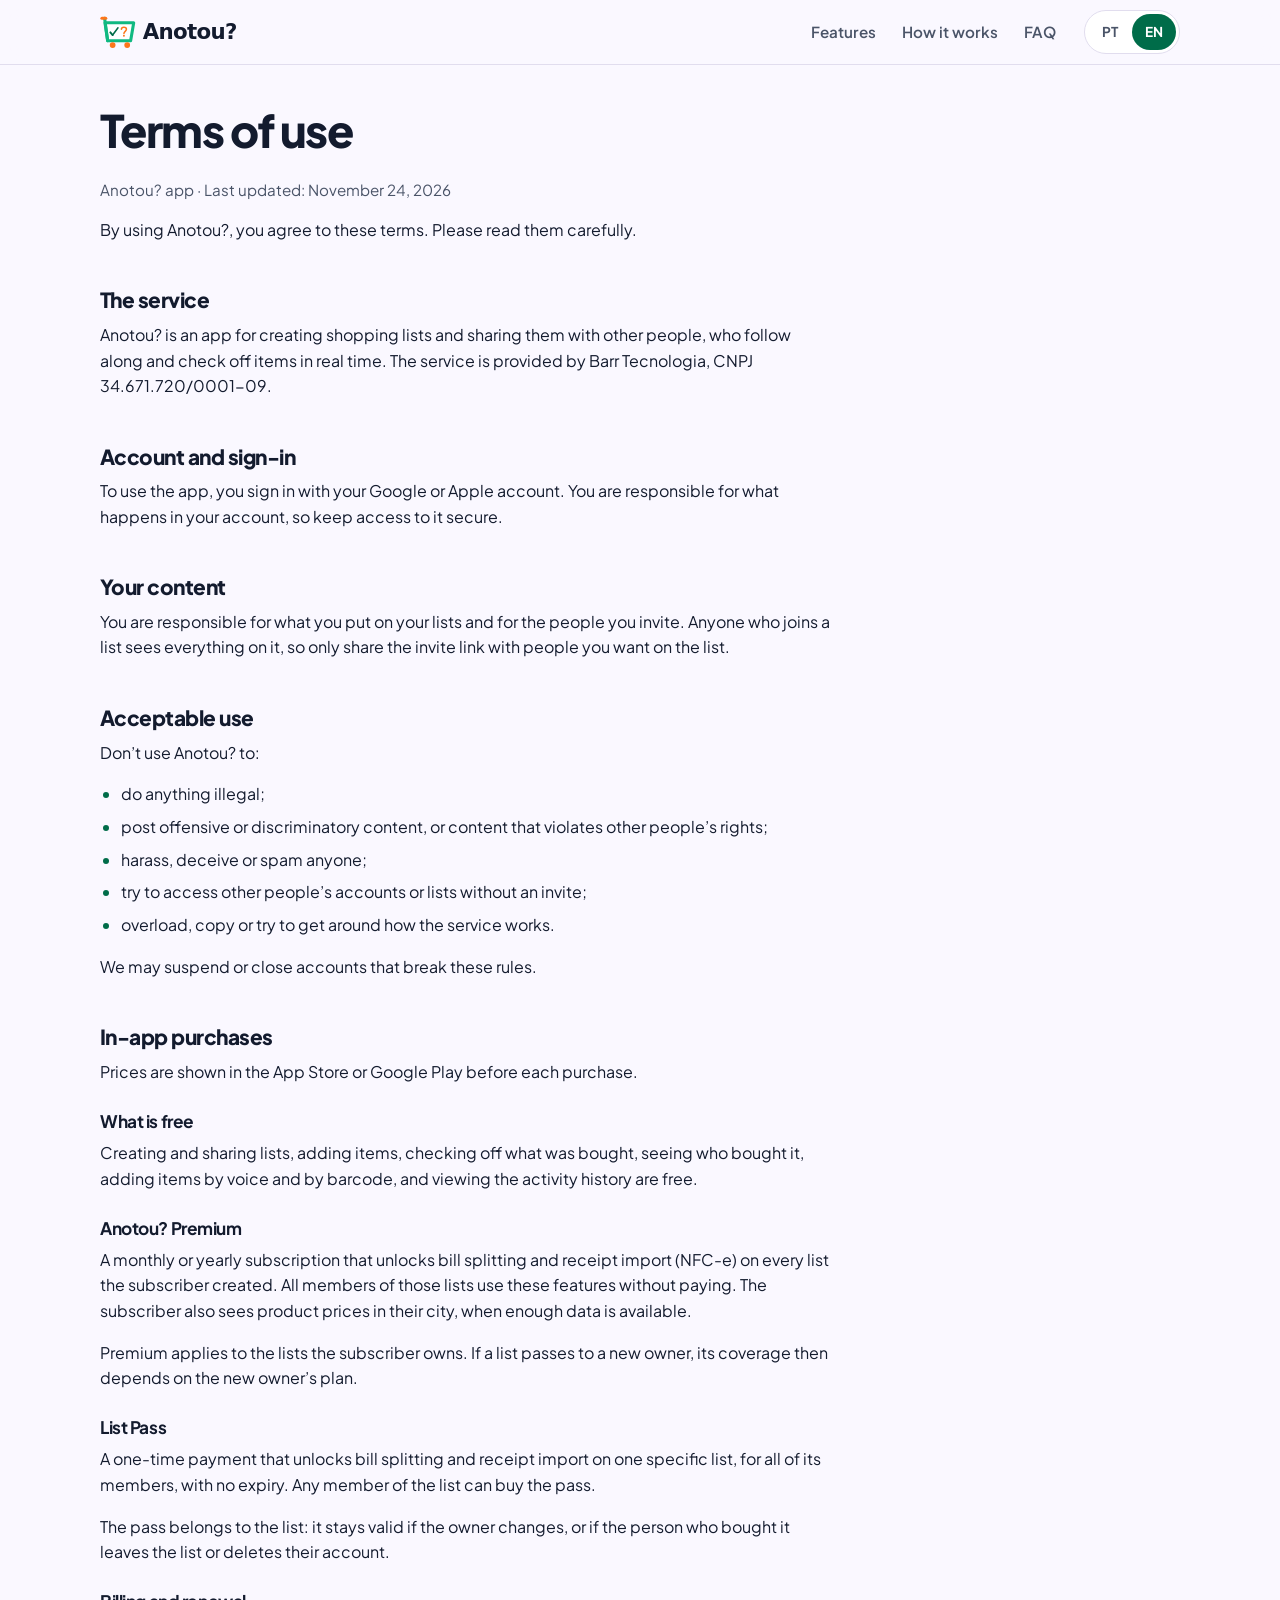
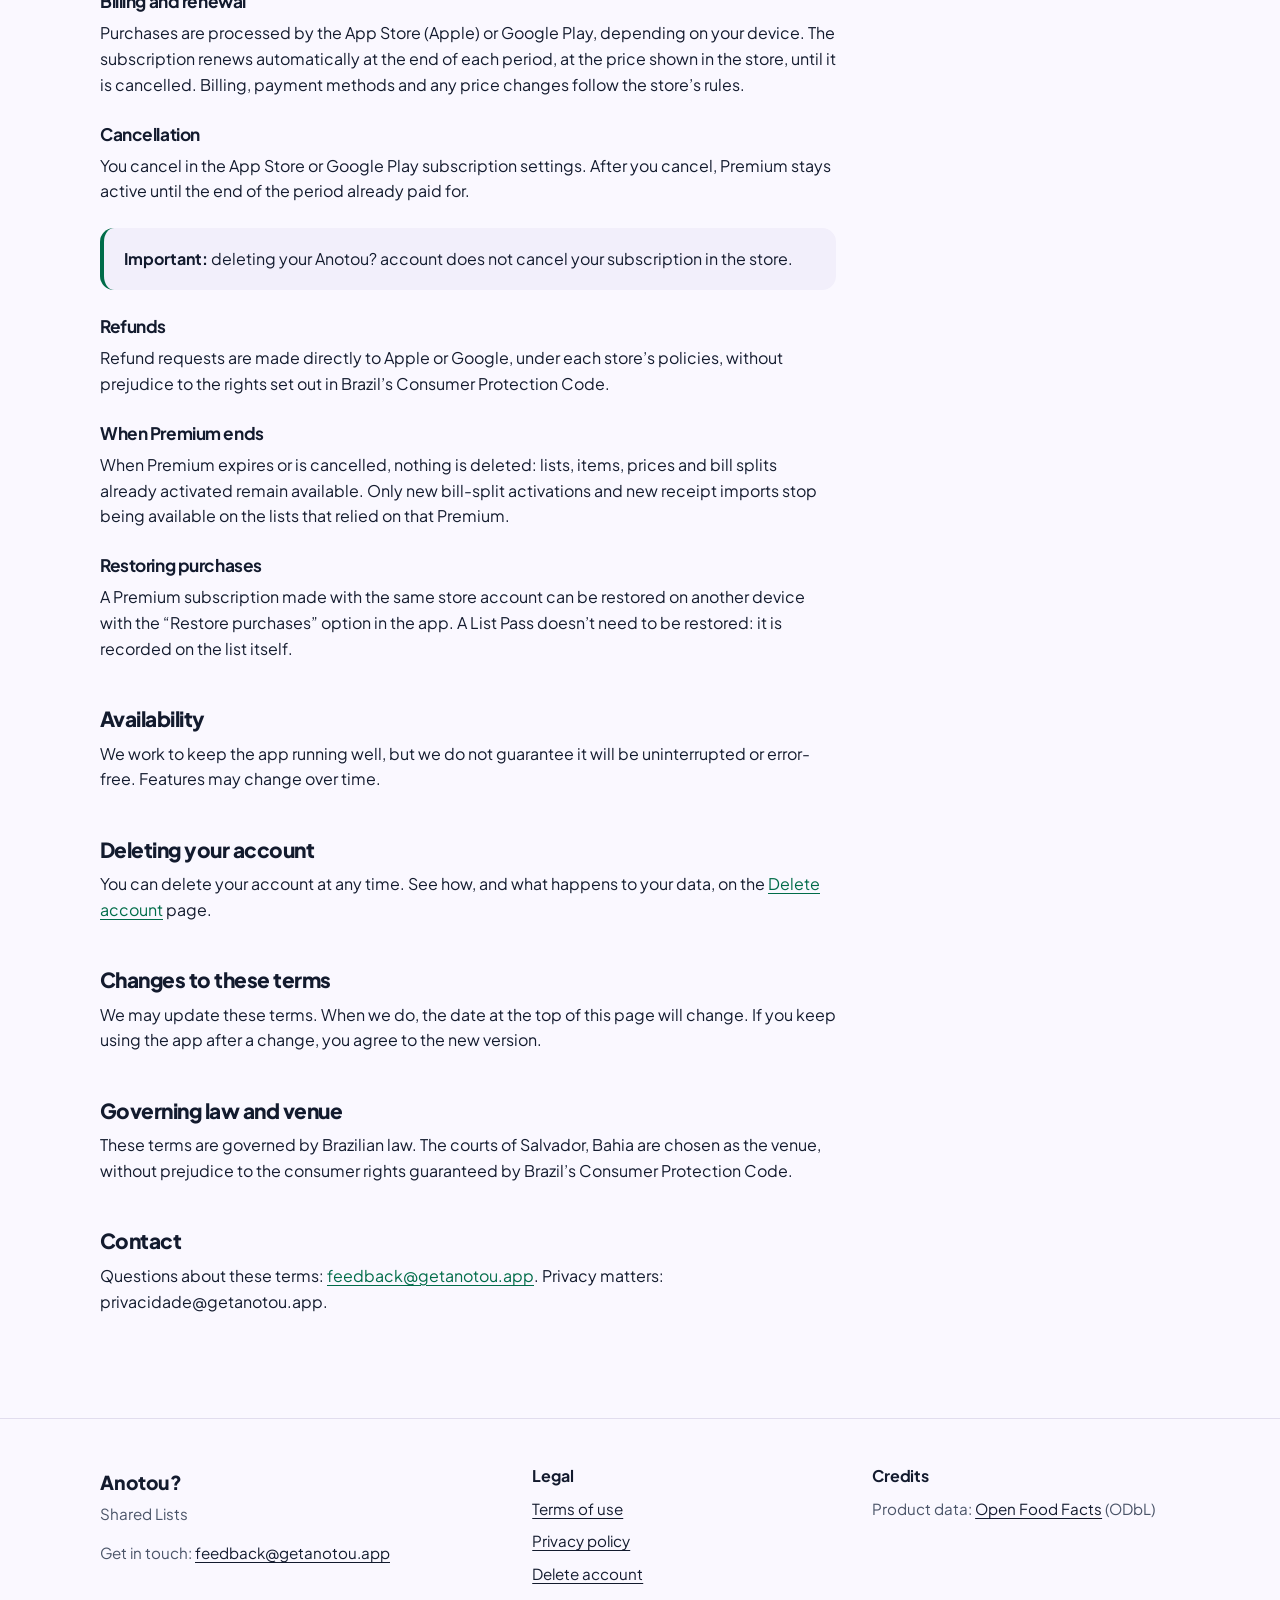
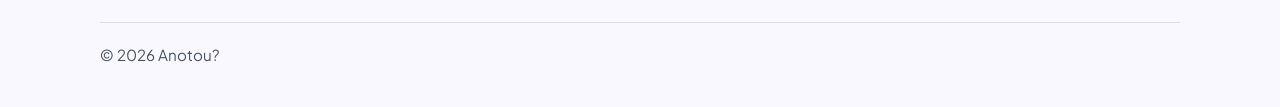
<file: terms/index.html>
<!doctype html>
<html lang="pt-BR" data-lang="pt"
  data-title-pt="Termos de uso — Anotou?" data-title-en="Terms of use — Anotou?"
  data-desc-pt="As regras para usar o app Anotou?."
  data-desc-en="The rules for using the Anotou? app.">
<head>
<meta charset="utf-8">
<meta name="viewport" content="width=device-width, initial-scale=1">
<title>Termos de uso — Anotou?</title>
<meta name="description" content="As regras para usar o app Anotou?.">
<meta name="color-scheme" content="light dark">
<meta name="theme-color" content="#FAF8FF" media="(prefers-color-scheme: light)">
<meta name="theme-color" content="#0D1322" media="(prefers-color-scheme: dark)">
<link rel="canonical" href="https://getanotou.app/terms/">
<link rel="icon" href="../favicon.ico" sizes="any">
<link rel="apple-touch-icon" href="../assets/app-icon.png">

<meta property="og:type" content="website">
<meta property="og:site_name" content="Anotou?">
<meta property="og:url" content="https://getanotou.app/terms/">
<meta property="og:title" content="Termos de uso — Anotou?">
<meta property="og:description" content="As regras para usar o app Anotou?.">
<meta property="og:image" content="https://getanotou.app/assets/og-image-v2.png">
<meta property="og:image:width" content="1200">
<meta property="og:image:height" content="630">
<meta property="og:image:alt" content="Anotou? — Listas Compartilhadas / Shared Lists">
<meta property="og:locale" content="pt_BR">
<meta property="og:locale:alternate" content="en_US">
<meta name="twitter:card" content="summary_large_image">
<meta name="twitter:title" content="Termos de uso — Anotou?">
<meta name="twitter:description" content="As regras para usar o app Anotou?.">
<meta name="twitter:image" content="https://getanotou.app/assets/og-image-v2.png">
<meta name="twitter:image:alt" content="Anotou? — Listas Compartilhadas / Shared Lists">

<link rel="preconnect" href="https://fonts.googleapis.com">
<link rel="preconnect" href="https://fonts.gstatic.com" crossorigin>
<link rel="stylesheet" href="https://fonts.googleapis.com/css2?family=Plus+Jakarta+Sans:wght@400;600;700;800&amp;display=swap">
<link rel="stylesheet" href="../assets/styles.css">
<script src="../assets/i18n.js"></script>
</head>
<body>
<a class="skip" href="#main"><span lang="pt-BR">Pular para o conteúdo</span><span lang="en">Skip to content</span></a>
<header class="site-header">
  <div class="wrap header-inner">
    <a class="brand" href="../" data-ph="logo">
      <picture>
        <source srcset="../assets/logo-dark.svg" media="(prefers-color-scheme: dark)">
        <img src="../assets/logo.svg" alt="Anotou?" width="152" height="36">
      </picture>
      <span class="brand-text">Anotou?</span>
    </a>
    <nav class="site-nav" aria-label="Menu" data-label-pt="Menu principal" data-label-en="Main menu">
      <ul>
        <li><a href="../#features"><span lang="pt-BR">Recursos</span><span lang="en">Features</span></a></li>
        <li><a href="../#how-it-works"><span lang="pt-BR">Como funciona</span><span lang="en">How it works</span></a></li>
        <li><a href="../#faq"><span lang="pt-BR">Perguntas</span><span lang="en">FAQ</span></a></li>
      </ul>
    </nav>
    <div class="lang-toggle" role="group" aria-label="Idioma / Language" data-label-pt="Idioma" data-label-en="Language">
      <button type="button" data-set-lang="pt" aria-pressed="true" title="Português (Brasil)">PT</button>
      <button type="button" data-set-lang="en" aria-pressed="false" title="English (US)">EN</button>
    </div>
  </div>
</header>

<main id="main" class="legal">
  <div class="wrap">
    <article class="prose" lang="pt-BR">
<h1>Termos de uso</h1>
<p class="meta">App Anotou? · Última atualização: 24 de novembro de 2026</p>
<p>Ao usar o Anotou?, você concorda com estes termos. Leia com atenção.</p>

<h2>O serviço</h2>
<p>O Anotou? é um app para criar listas de compras e compartilhá-las com outras pessoas, que acompanham e marcam os itens em tempo real. O serviço é oferecido por Barr Tecnologia, CNPJ 34.671.720/0001-09.</p>

<h2>Conta e login</h2>
<p>Para usar o app, você entra com sua conta Google ou Apple. Você é responsável pelo que acontece na sua conta, então mantenha o acesso a ela seguro.</p>

<h2>Seu conteúdo</h2>
<p>Você é responsável pelo que coloca nas listas e pelas pessoas que convida. Quem entra numa lista vê tudo o que está nela, então compartilhe o link de convite só com quem você quer na lista.</p>

<h2>Uso aceitável</h2>
<p>Não use o Anotou? para:</p>
<ul>
  <li>qualquer atividade ilegal;</li>
  <li>publicar conteúdo ofensivo, discriminatório ou que viole direitos de outras pessoas;</li>
  <li>assediar, enganar ou enviar spam;</li>
  <li>tentar acessar contas ou listas de outras pessoas sem convite;</li>
  <li>sobrecarregar, copiar ou tentar burlar o funcionamento do serviço.</li>
</ul>
<p>Podemos suspender ou encerrar contas que descumpram estas regras.</p>

<h2>Compras no app</h2>
<p>Os preços aparecem na App Store ou no Google Play antes de cada compra.</p>

<h3>O que é gratuito</h3>
<p>Criar e compartilhar listas, adicionar itens, marcar o que foi comprado, ver quem comprou, adicionar itens por voz e por código de barras e ver o histórico de atividades são recursos gratuitos.</p>

<h3>Anotou? Premium</h3>
<p>Assinatura mensal ou anual que libera o racha da conta e a importação de nota fiscal (NFC-e) em todas as listas criadas pelo assinante. Todos os membros dessas listas usam esses recursos sem pagar. O assinante também vê o preço dos produtos na sua cidade, quando houver dados suficientes.</p>
<p>O Premium vale para as listas das quais o assinante é dono. Se uma lista passar a outro dono, a cobertura passa a depender do plano do novo dono.</p>

<h3>Passe da lista</h3>
<p>Pagamento único que libera o racha da conta e a importação de nota fiscal em uma lista específica, para todos os membros dela, sem prazo de validade. Qualquer membro da lista pode comprar o passe.</p>
<p>O passe pertence à lista: continua valendo se o dono mudar ou se quem comprou sair da lista ou excluir a conta.</p>

<h3>Cobrança e renovação</h3>
<p>As compras são processadas pela App Store (Apple) ou pelo Google Play, conforme o aparelho. A assinatura é renovada automaticamente ao fim de cada período, pelo valor exibido na loja, até ser cancelada. A cobrança, a forma de pagamento e eventuais alterações de preço seguem as regras da loja.</p>

<h3>Cancelamento</h3>
<p>O cancelamento é feito nas configurações de assinaturas da App Store ou do Google Play. Depois de cancelar, o Premium continua até o fim do período já pago.</p>
<div class="callout"><p><strong>Importante:</strong> excluir a conta no Anotou? não cancela a assinatura na loja.</p></div>

<h3>Reembolsos</h3>
<p>Pedidos de reembolso são feitos diretamente à Apple ou ao Google, conforme as políticas de cada loja, sem prejuízo dos direitos previstos no Código de Defesa do Consumidor.</p>

<h3>Fim do Premium</h3>
<p>Quando o Premium vence ou é cancelado, nada é apagado: listas, itens, valores e rachas já ativados continuam disponíveis. Deixam de estar disponíveis apenas novas ativações de racha e novas importações de nota fiscal nas listas que dependiam desse Premium.</p>

<h3>Restaurar compras</h3>
<p>A assinatura do Premium feita com a mesma conta da loja pode ser restaurada em outro aparelho pela opção “Restaurar compras” no app. O passe da lista não precisa ser restaurado: ele fica registrado na própria lista.</p>

<h2>Disponibilidade</h2>
<p>Trabalhamos para manter o app funcionando bem, mas não garantimos que ele funcione sem interrupções ou sem erros. Recursos podem mudar com o tempo.</p>

<h2>Exclusão de conta</h2>
<p>Você pode excluir sua conta quando quiser. Veja como e o que acontece com seus dados na página <a href="../delete-account/">Excluir conta</a>.</p>

<h2>Mudanças nestes termos</h2>
<p>Podemos atualizar estes termos. Quando isso acontecer, a data no topo desta página será alterada. Se você continuar usando o app depois da mudança, estará de acordo com a nova versão.</p>

<h2>Lei aplicável e foro</h2>
<p>Estes termos seguem a lei brasileira. Fica eleito o foro de Salvador/BA, sem prejuízo dos direitos garantidos ao consumidor pelo Código de Defesa do Consumidor.</p>

<h2>Contato</h2>
<p>Dúvidas sobre estes termos: <a href="mailto:feedback@getanotou.app">feedback@getanotou.app</a>. Assuntos de privacidade: privacidade@getanotou.app.</p>
    </article>
    <article class="prose" lang="en">
<h1>Terms of use</h1>
<p class="meta">Anotou? app · Last updated: November 24, 2026</p>
<p>By using Anotou?, you agree to these terms. Please read them carefully.</p>

<h2>The service</h2>
<p>Anotou? is an app for creating shopping lists and sharing them with other people, who follow along and check off items in real time. The service is provided by Barr Tecnologia, CNPJ 34.671.720/0001-09.</p>

<h2>Account and sign-in</h2>
<p>To use the app, you sign in with your Google or Apple account. You are responsible for what happens in your account, so keep access to it secure.</p>

<h2>Your content</h2>
<p>You are responsible for what you put on your lists and for the people you invite. Anyone who joins a list sees everything on it, so only share the invite link with people you want on the list.</p>

<h2>Acceptable use</h2>
<p>Don’t use Anotou? to:</p>
<ul>
  <li>do anything illegal;</li>
  <li>post offensive or discriminatory content, or content that violates other people’s rights;</li>
  <li>harass, deceive or spam anyone;</li>
  <li>try to access other people’s accounts or lists without an invite;</li>
  <li>overload, copy or try to get around how the service works.</li>
</ul>
<p>We may suspend or close accounts that break these rules.</p>

<h2>In-app purchases</h2>
<p>Prices are shown in the App Store or Google Play before each purchase.</p>

<h3>What is free</h3>
<p>Creating and sharing lists, adding items, checking off what was bought, seeing who bought it, adding items by voice and by barcode, and viewing the activity history are free.</p>

<h3>Anotou? Premium</h3>
<p>A monthly or yearly subscription that unlocks bill splitting and receipt import (NFC-e) on every list the subscriber created. All members of those lists use these features without paying. The subscriber also sees product prices in their city, when enough data is available.</p>
<p>Premium applies to the lists the subscriber owns. If a list passes to a new owner, its coverage then depends on the new owner’s plan.</p>

<h3>List Pass</h3>
<p>A one-time payment that unlocks bill splitting and receipt import on one specific list, for all of its members, with no expiry. Any member of the list can buy the pass.</p>
<p>The pass belongs to the list: it stays valid if the owner changes, or if the person who bought it leaves the list or deletes their account.</p>

<h3>Billing and renewal</h3>
<p>Purchases are processed by the App Store (Apple) or Google Play, depending on your device. The subscription renews automatically at the end of each period, at the price shown in the store, until it is cancelled. Billing, payment methods and any price changes follow the store’s rules.</p>

<h3>Cancellation</h3>
<p>You cancel in the App Store or Google Play subscription settings. After you cancel, Premium stays active until the end of the period already paid for.</p>
<div class="callout"><p><strong>Important:</strong> deleting your Anotou? account does not cancel your subscription in the store.</p></div>

<h3>Refunds</h3>
<p>Refund requests are made directly to Apple or Google, under each store’s policies, without prejudice to the rights set out in Brazil’s Consumer Protection Code.</p>

<h3>When Premium ends</h3>
<p>When Premium expires or is cancelled, nothing is deleted: lists, items, prices and bill splits already activated remain available. Only new bill-split activations and new receipt imports stop being available on the lists that relied on that Premium.</p>

<h3>Restoring purchases</h3>
<p>A Premium subscription made with the same store account can be restored on another device with the “Restore purchases” option in the app. A List Pass doesn’t need to be restored: it is recorded on the list itself.</p>

<h2>Availability</h2>
<p>We work to keep the app running well, but we do not guarantee it will be uninterrupted or error-free. Features may change over time.</p>

<h2>Deleting your account</h2>
<p>You can delete your account at any time. See how, and what happens to your data, on the <a href="../delete-account/">Delete account</a> page.</p>

<h2>Changes to these terms</h2>
<p>We may update these terms. When we do, the date at the top of this page will change. If you keep using the app after a change, you agree to the new version.</p>

<h2>Governing law and venue</h2>
<p>These terms are governed by Brazilian law. The courts of Salvador, Bahia are chosen as the venue, without prejudice to the consumer rights guaranteed by Brazil’s Consumer Protection Code.</p>

<h2>Contact</h2>
<p>Questions about these terms: <a href="mailto:feedback@getanotou.app">feedback@getanotou.app</a>. Privacy matters: privacidade@getanotou.app.</p>
    </article>
  </div>
</main>
<footer class="site-footer">
  <div class="wrap">
    <div class="footer-grid">
      <div>
        <p class="footer-brand">Anotou?</p>
        <p><span lang="pt-BR">Listas Compartilhadas</span><span lang="en">Shared Lists</span></p>
        <p><span lang="pt-BR">Fale com a gente:</span><span lang="en">Get in touch:</span> <a href="mailto:feedback@getanotou.app">feedback@getanotou.app</a></p>
      </div>
      <nav aria-label="Legal" data-label-pt="Documentos" data-label-en="Legal">
        <h2><span lang="pt-BR">Documentos</span><span lang="en">Legal</span></h2>
        <ul>
          <li><a href="../terms/"><span lang="pt-BR">Termos de uso</span><span lang="en">Terms of use</span></a></li>
          <li><a href="../privacy/"><span lang="pt-BR">Política de privacidade</span><span lang="en">Privacy policy</span></a></li>
          <li><a href="../delete-account/"><span lang="pt-BR">Excluir conta</span><span lang="en">Delete account</span></a></li>
        </ul>
      </nav>
      <div>
        <h2><span lang="pt-BR">Créditos</span><span lang="en">Credits</span></h2>
        <p><span lang="pt-BR">Dados de produtos:</span><span lang="en">Product data:</span> <a href="https://openfoodfacts.org" rel="noopener">Open Food Facts</a> (ODbL)</p>
      </div>
    </div>
    <div class="footer-bottom">
      <p>© 2026 Anotou?</p>
    </div>
  </div>
</footer>
</body>
</html>
</file>
<file: assets/styles.css>
/* Anotou? — site styles (getanotou.app). Plain CSS, mobile first. */

:root {
  --primary: #006C49;
  --primary-light: #10B981;
  --primary-soft: #DDF3E9;
  --secondary: #9D4300;
  --secondary-soft: #FBE8DA;
  /* Logo orange (cart handle and wheels): adjust to the exact SVG tone. */
  --accent: #F28C28;
  --accent-soft: #FDEBD6;
  --bg: #FAF8FF;
  --surface: #FFFFFF;
  --surface-2: #F2EFFB;
  --text: #131B2E;
  --muted: #4A5468;
  --border: #E1DDEE;
  --on-primary: #FFFFFF;
  --link: #006C49;
  --focus: #9D4300;
  --header-bg: rgba(250, 248, 255, 0.9);
  --shadow: 0 2px 4px rgba(19, 27, 46, 0.05), 0 18px 40px rgba(0, 108, 73, 0.12);
  --font: "Plus Jakarta Sans", system-ui, -apple-system, "Segoe UI", Roboto, "Helvetica Neue", Arial, sans-serif;
  color-scheme: light dark;
}

@media (prefers-color-scheme: dark) {
  :root {
    --primary: #34D399;
    --primary-light: #10B981;
    --primary-soft: #123A2D;
    --secondary: #FFB68A;
    --secondary-soft: #3A2417;
    --accent-soft: #3B2A14;
    --bg: #0D1322;
    --surface: #151C2E;
    --surface-2: #1A2236;
    --text: #EEF0F8;
    --muted: #AAB3C8;
    --border: #283149;
    --on-primary: #04261A;
    --link: #5EE0AE;
    --focus: #FFB68A;
    --header-bg: rgba(13, 19, 34, 0.9);
    --shadow: 0 2px 4px rgba(0, 0, 0, 0.3), 0 18px 40px rgba(0, 0, 0, 0.4);
  }
}

/* ---------- Base ---------- */
*, *::before, *::after { box-sizing: border-box; }
html { -webkit-text-size-adjust: 100%; text-size-adjust: 100%; }
@media (prefers-reduced-motion: no-preference) { html { scroll-behavior: smooth; } }
body {
  margin: 0;
  font-family: var(--font);
  font-size: 1rem;
  line-height: 1.6;
  color: var(--text);
  background: var(--bg);
  -webkit-font-smoothing: antialiased;
}
img { max-width: 100%; height: auto; display: block; }
a { color: var(--link); text-underline-offset: 0.18em; }
a:hover { text-decoration-thickness: 2px; }
:focus-visible { outline: 3px solid var(--focus); outline-offset: 3px; border-radius: 6px; }
h1, h2, h3 { line-height: 1.12; letter-spacing: -0.025em; margin: 0 0 0.5em; }
p { margin: 0 0 1em; }

/* ---------- Language: JS sets html[data-lang]; without JS, Portuguese is shown ---------- */
html[data-lang="en"] body [lang="pt-BR"] { display: none !important; }
html:not([data-lang="en"]) body [lang="en"] { display: none !important; }

.wrap { width: 100%; max-width: 1120px; margin-inline: auto; padding-inline: 20px; }
.skip {
  position: absolute; left: 12px; top: -100px; z-index: 100;
  background: var(--primary); color: var(--on-primary);
  padding: 10px 16px; border-radius: 10px; font-weight: 700; text-decoration: none;
}
.skip:focus { top: 12px; }

/* Image not added yet: hide the broken-image icon */
[data-ph].is-missing img { display: none; }

/* ---------- Header ---------- */
.site-header {
  position: sticky; top: 0; z-index: 50;
  background: var(--header-bg);
  -webkit-backdrop-filter: saturate(160%) blur(12px);
  backdrop-filter: saturate(160%) blur(12px);
  border-bottom: 1px solid var(--border);
}
.header-inner { display: flex; flex-wrap: wrap; align-items: center; gap: 4px 16px; min-height: 64px; padding-block: 10px; }
.brand {
  display: inline-flex; align-items: center; gap: 8px; margin-right: auto;
  color: var(--text); text-decoration: none; font-weight: 800; font-size: 1.3rem; letter-spacing: -0.02em;
}
.brand img { height: 36px; width: auto; }
.brand-text { display: none; }
.brand.is-missing .brand-text { display: inline; }
.site-nav { order: 3; width: 100%; overflow-x: auto; }
.site-nav ul { display: flex; gap: 2px; list-style: none; margin: 0; padding: 0; }
.site-nav a {
  display: block; padding: 8px 12px; border-radius: 999px;
  color: var(--muted); font-weight: 600; font-size: 0.95rem; text-decoration: none; white-space: nowrap;
}
@media (max-width: 759px) { .site-nav ul { margin-left: -10px; } .site-nav a { padding: 8px 10px; font-size: 0.9rem; } }
.site-nav a:hover { color: var(--text); background: var(--surface-2); }
@media (min-width: 760px) {
  .brand { margin-right: 0; }
  .site-nav { order: 0; width: auto; margin-left: auto; }
}
.lang-toggle { display: inline-flex; padding: 3px; border: 1px solid var(--border); border-radius: 999px; background: var(--surface); }
.lang-toggle button {
  appearance: none; border: 0; background: transparent; cursor: pointer;
  font: inherit; font-weight: 700; font-size: 0.85rem; color: var(--muted);
  min-width: 44px; min-height: 36px; padding: 6px 12px; border-radius: 999px;
}
.lang-toggle button[aria-pressed="true"] { background: var(--primary); color: var(--on-primary); }

/* ---------- Hero ---------- */
.hero { padding-block: 40px 64px; overflow: hidden; }
.hero-grid { display: grid; gap: 48px; align-items: center; }
@media (min-width: 900px) {
  .hero { padding-block: 72px 104px; }
  .hero-grid { grid-template-columns: 1.15fr 0.85fr; }
}
.tagline {
  display: inline-flex; align-items: center; gap: 10px; margin: 0 0 20px;
  font-weight: 700; color: var(--secondary);
}
.tagline::before { content: ""; width: 10px; height: 10px; border-radius: 50%; background: var(--accent); }
.hero h1 { font-size: clamp(2.3rem, 7vw, 4.1rem); font-weight: 800; letter-spacing: -0.04em; max-width: 14ch; }
.lead { font-size: clamp(1.05rem, 2.2vw, 1.25rem); color: var(--muted); max-width: 34em; }
/* Store badges: official artwork, never filtered/faded/clipped. Clear space >= 1/4 of badge height. */
.store-badges { --badge-h: 44px; margin: 32px 0 0; min-height: calc(var(--badge-h) * 1.5 + 22px); /* room for the text link, so the swap does not shift the page */ }
.store-row { display: flex; flex-wrap: wrap; align-items: center; }
.store-badge { display: inline-block; padding: calc(var(--badge-h) / 4); line-height: 0; }
.store-badge img { display: block; height: var(--badge-h); width: auto; }
.store-also-line { margin: 0; padding-inline: calc(var(--badge-h) / 4); font-size: 0.9rem; }
.store-also { color: var(--muted); text-decoration: underline; text-underline-offset: 3px; }
.store-also:hover { color: var(--text); }
.hero-visual { position: relative; display: flex; justify-content: center; isolation: isolate; }
.hero-visual::before {
  content: ""; position: absolute; z-index: -1; inset: 6% -10%;
  background: radial-gradient(closest-side, var(--primary-soft), transparent);
}

/* ---------- Screenshots ---------- */
.shot {
  width: 100%; max-width: 300px; margin-inline: auto;
  border-radius: 34px; overflow: hidden;
  background: var(--surface); border: 1px solid var(--border); box-shadow: var(--shadow);
}
.shot img { width: 100%; }
.shot.is-missing {
  aspect-ratio: 9 / 19.5; display: grid; place-items: center;
  background: var(--surface-2); border: 2px dashed var(--border); box-shadow: none;
}
.shot.is-missing::after { content: attr(data-ph); padding: 16px; font-size: 0.8rem; color: var(--muted); text-align: center; word-break: break-all; }
.shot-figure { margin: 0; }
.shot-figure figcaption { margin-top: 14px; text-align: center; font-weight: 600; color: var(--muted); font-size: 0.95rem; }

/* ---------- Sections ---------- */
.section { padding-block: 64px; }
@media (min-width: 900px) { .section { padding-block: 96px; } }
.section-tint { background: var(--surface-2); }
section[id] { scroll-margin-top: 120px; }
.section-head { max-width: 38rem; margin-bottom: 44px; }
.section-head h2 { font-size: clamp(1.8rem, 4.4vw, 2.6rem); font-weight: 800; }
.section-head p { font-size: 1.1rem; color: var(--muted); margin: 0; }

/* Features: two-column list, no boxes */
.features-layout { display: grid; gap: 64px; }
.features { list-style: none; margin: 0; padding: 0; display: grid; gap: 0 40px; }
@media (min-width: 640px) { .features { grid-template-columns: 1fr 1fr; } }
.feature { display: grid; grid-template-columns: 44px 1fr; gap: 16px; padding-block: 22px; border-top: 1px solid var(--border); }
.feature h3 { font-size: 1.08rem; font-weight: 700; margin-bottom: 0.3em; letter-spacing: -0.01em; }
.feature p { color: var(--muted); margin: 0; }
.icon {
  display: inline-grid; place-items: center; width: 44px; height: 44px; border-radius: 12px;
  background: var(--primary-soft); color: var(--primary);
}
.icon svg { width: 22px; height: 22px; }
.feature-shots { display: grid; gap: 40px; grid-template-columns: repeat(auto-fit, minmax(220px, 280px)); justify-content: center; }

/* How it works: numbered steps */
.steps { list-style: none; margin: 0; padding: 0; display: grid; gap: 32px; counter-reset: step; }
@media (min-width: 820px) { .steps { grid-template-columns: repeat(3, 1fr); gap: 40px; } }
.step { counter-increment: step; }
.step::before {
  content: counter(step); display: grid; place-items: center; width: 52px; height: 52px; margin-bottom: 20px;
  border-radius: 50%; background: var(--accent); color: #131B2E; font-weight: 800; font-size: 1.35rem;
}
.step h3 { font-size: 1.25rem; font-weight: 800; }
.step p { color: var(--muted); margin: 0; }

/* Occasions: three blocks with their own colors */
.occasions { list-style: none; margin: 0; padding: 0; display: grid; gap: 16px; }
@media (min-width: 820px) { .occasions { grid-template-columns: repeat(3, 1fr); } }
.occasion { padding: 28px; border-radius: 24px; }
.occasion:nth-child(1) { background: var(--secondary-soft); }
.occasion:nth-child(2) { background: var(--accent-soft); }
.occasion:nth-child(3) { background: var(--primary-soft); }
.occasion .icon { background: var(--surface); margin-bottom: 18px; }
.occasion:nth-child(1) .icon { color: var(--secondary); }
.occasion h3 { font-size: 1.3rem; font-weight: 800; }
.occasion p { margin: 0; color: var(--text); }

/* Coming soon */
.soon { display: grid; gap: 24px; padding: 28px; border: 1.5px dashed var(--border); border-radius: 24px; }
@media (min-width: 820px) { .soon { grid-template-columns: 0.8fr 1fr 1fr; align-items: start; padding: 36px; } }
.soon h2 { font-size: 1.5rem; font-weight: 800; margin: 0 0 0.3em; }
.soon-intro p { color: var(--muted); margin: 0; }
.soon-item { display: grid; grid-template-columns: 44px 1fr; gap: 16px; }
.soon-item .icon { background: var(--surface-2); color: var(--muted); }
.soon-item h3 { font-size: 1.05rem; font-weight: 700; margin-bottom: 0.25em; }
.soon-item p { color: var(--muted); margin: 0; }

/* FAQ */
.faq { max-width: 46rem; border-top: 1px solid var(--border); }
.faq details { border-bottom: 1px solid var(--border); }
.faq summary {
  position: relative; cursor: pointer; list-style: none;
  padding: 20px 44px 20px 0; font-weight: 700; font-size: 1.08rem;
}
.faq summary::-webkit-details-marker { display: none; }
.faq summary::after {
  content: ""; position: absolute; right: 10px; top: 50%; width: 10px; height: 10px;
  border-right: 2px solid currentColor; border-bottom: 2px solid currentColor;
  transform: translateY(-70%) rotate(45deg);
}
@media (prefers-reduced-motion: no-preference) { .faq summary::after { transition: transform 0.2s ease; } }
.faq details[open] summary::after { transform: translateY(-30%) rotate(-135deg); }
.faq .answer { padding: 0 0 22px; color: var(--muted); }
.faq .answer p { margin: 0; }

/* ---------- Footer ---------- */
.site-footer { border-top: 1px solid var(--border); padding-block: 48px 40px; font-size: 0.95rem; color: var(--muted); }
.footer-grid { display: grid; gap: 32px; }
@media (min-width: 760px) { .footer-grid { grid-template-columns: 1.3fr 1fr 1fr; } }
.footer-brand { font-weight: 800; font-size: 1.2rem; color: var(--text); margin: 0 0 4px; }
.site-footer h2 { font-size: 1rem; font-weight: 700; color: var(--text); margin: 0 0 12px; letter-spacing: -0.01em; }
.site-footer ul { list-style: none; margin: 0; padding: 0; display: grid; gap: 8px; }
.site-footer a { color: var(--text); }
.footer-bottom {
  display: flex; flex-wrap: wrap; justify-content: space-between; gap: 8px 24px;
  margin-top: 36px; padding-top: 20px; border-top: 1px solid var(--border);
}
.footer-bottom p { margin: 0; }

/* ---------- Text pages (privacy, terms, account deletion) ---------- */
.legal { padding-block: 40px 88px; }
.prose { max-width: 46rem; }
.prose h1 { font-size: clamp(2rem, 5vw, 2.8rem); font-weight: 800; letter-spacing: -0.035em; }
.prose h2 { font-size: 1.3rem; font-weight: 800; margin-top: 2.2em; }
.prose h3 { font-size: 1.08rem; font-weight: 700; margin-top: 1.6em; }
.prose ul, .prose ol { padding-left: 1.3em; margin: 0 0 1em; }
.prose li { margin-bottom: 0.45em; }
.prose li::marker { color: var(--primary); }
.meta { color: var(--muted); font-size: 0.95rem; }
.callout { margin: 1.5em 0; padding: 18px 20px; border-radius: 14px; background: var(--surface-2); border-left: 4px solid var(--primary); }
.callout p:last-child { margin-bottom: 0; }
.kbd {
  font-family: ui-monospace, SFMono-Regular, Menlo, Consolas, monospace; font-weight: 700; font-size: 0.92em;
  padding: 2px 7px; border-radius: 6px; background: var(--surface-2); border: 1px solid var(--border);
}

/* ---------- 404 ---------- */
.notfound { min-height: 62vh; display: grid; place-items: center; text-align: center; padding-block: 64px; }
.notfound .big { font-size: clamp(4.5rem, 16vw, 8rem); font-weight: 800; letter-spacing: -0.05em; line-height: 1; color: var(--primary); margin: 0 0 12px; }
.notfound p { color: var(--muted); }
.btn {
  display: inline-flex; align-items: center; justify-content: center; min-height: 48px; padding: 12px 24px;
  border-radius: 999px; background: var(--primary); color: var(--on-primary); font-weight: 700; text-decoration: none;
}
.btn:hover { text-decoration: underline; }

/* ---------- App screens drawn in HTML (hero demo and Features section) ---------- */
/* Colors sampled from the real app screens; the dark theme follows the site's. */
.phone-screen {
  --a-bg: #FAF8FF; --a-surface: #FFFFFF; --a-cont: #EAEDFF; --a-chip: #E2E7FF; --a-cb: #DAE2FD;
  --a-line: #BBCABF; --a-line-2: #6C7A71; --a-text: #131B2E; --a-muted: #3C4A42;
  --a-green: #006C49; --a-green-2: #10B981; --a-on-green: #00422B;
  --a-warn-bg: #FEF3C7; --a-warn: #78350F; --a-warn-ic: #B45309; --a-orange: #FD761A;
}
@media (prefers-color-scheme: dark) {
  .phone-screen {
    --a-bg: #0F1424; --a-surface: #181E31; --a-cont: #1F2740; --a-chip: #28314D; --a-cb: #2C3655;
    --a-line: #3A4A42; --a-line-2: #8B978F; --a-text: #E6E8F4; --a-muted: #BBCABF;
    --a-green: #4EDEA3; --a-green-2: #10B981; --a-on-green: #00281A;
    --a-warn-bg: #3A2E10; --a-warn: #FCD9A0; --a-warn-ic: #F59E0B; --a-orange: #FD761A;
  }
}
.demo { width: 100%; max-width: 330px; margin-inline: auto; }
.phone {
  position: relative; width: 100%; max-width: 330px; margin-inline: auto; border-radius: 48px; padding: 10px;
  background: #131B2E; box-shadow: var(--shadow), inset 0 0 0 2px rgba(255, 255, 255, 0.08);
}
.phone::before {
  content: ""; position: absolute; z-index: 3; top: 21px; left: 50%; transform: translateX(-50%);
  width: 86px; height: 24px; border-radius: 999px; background: #05070D;
}
.phone-screen {
  position: relative; display: flex; flex-direction: column; overflow: hidden; height: 650px; border-radius: 38px;
  background: var(--a-bg); color: var(--a-text); font-size: 13px; line-height: 1.3; text-align: left;
}
.phone-screen p { margin: 0; }
.phone-screen svg { display: block; width: 20px; height: 20px; flex: none; }
.phone-screen button {
  appearance: none; font: inherit; color: inherit; text-align: inherit; background: none; border: 0; padding: 0; cursor: pointer;
}
.demo-nojs { margin: auto !important; padding: 24px; text-align: center; color: var(--a-muted); }

/* status bar and app header */
.sb { display: flex; justify-content: space-between; align-items: center; padding: 16px 26px 0 30px; height: 42px; flex: none; }
.sb-time { font-weight: 700; font-size: 14px; }
.sb-icons { display: flex; align-items: center; gap: 5px; }
.sb-icons svg:nth-child(1) { width: 20px; height: 8px; }
.sb-icons svg:nth-child(2) { width: 15px; height: 15px; }
.sb-icons svg:nth-child(3) { width: 22px; height: 11px; }
.ah { display: flex; align-items: center; gap: 4px; padding: 8px 12px 8px 6px; border-bottom: 1px solid var(--a-line); flex: none; }
.ah-t { flex: 1; min-width: 0; padding-left: 6px; }
.ah-t-pad { padding-left: 10px; }
.ah-name { font-weight: 800; font-size: 17px; letter-spacing: -0.02em; }
.ah-sub { color: var(--a-muted); font-size: 12.5px; }
.ah-center .ah-title { flex: 1; text-align: center; font-weight: 800; font-size: 17px; }
.ib { position: relative; display: inline-grid; place-items: center; width: 34px; height: 34px; border-radius: 50%; color: var(--a-text); flex: none; }
button.ib:hover { background: var(--a-chip); }
.ib-sm svg { width: 18px; height: 18px; }
.bell-dot { position: absolute; top: 6px; right: 7px; width: 8px; height: 8px; border-radius: 50%; background: var(--a-orange); box-shadow: 0 0 0 2px var(--a-bg); }
.av {
  display: inline-grid; place-items: center; width: 26px; height: 26px; border-radius: 50%; flex: none;
  background: var(--a-chip); color: var(--a-muted); font-weight: 700; font-size: 11px;
}
.av-sm { width: 22px; height: 22px; font-size: 10px; }
.av-lg { width: 34px; height: 34px; font-size: 14px; font-weight: 500; margin-left: 2px; }
.av-xl { width: 38px; height: 38px; font-size: 15px; font-weight: 500; }

/* scrollable area */
.as { flex: 1; overflow-y: auto; padding: 14px 14px 80px; overscroll-behavior: contain; scrollbar-width: none; }
.as::-webkit-scrollbar { display: none; }
.card { background: var(--a-surface); border-radius: 18px; padding: 12px 14px; margin-bottom: 12px; }

/* list screen */
.lt { display: flex; align-items: center; gap: 10px; margin-bottom: 12px; }
.lt-ic { display: inline-grid; place-items: center; width: 40px; height: 40px; border-radius: 50%; background: var(--a-green-2); color: var(--a-on-green); flex: none; }
.lt-ic svg { width: 22px; height: 22px; }
.lt-name { flex: 1; font-weight: 800; font-size: 18px; letter-spacing: -0.02em; line-height: 1.2; }
.members { display: flex; gap: 4px; padding: 10px 12px; }
.st-h { font-weight: 800; font-size: 14.5px; margin-bottom: 6px !important; }
.st-row, .lc-row { display: flex; justify-content: space-between; align-items: baseline; gap: 8px; }
.st-row { font-size: 14px; color: var(--a-muted); margin-bottom: 8px !important; }
.st-row strong, .lc-row strong { color: var(--a-text); font-weight: 800; }
.st-row strong { font-size: 15px; }
.pbar { height: 6px; border-radius: 999px; background: var(--a-cont); overflow: hidden; }
.card .pbar { background: var(--a-cont); }
.pbar span { display: block; height: 100%; border-radius: inherit; background: var(--a-green-2); }
.st-left { color: var(--a-muted); font-size: 12px; margin: 8px 0 6px !important; }
.st-money { display: flex; justify-content: space-between; gap: 8px; }
.st-money p { display: grid; color: var(--a-muted); font-size: 12px; }
.st-money p.r { text-align: right; }
.st-money span { font-size: 15px; color: var(--a-text); }
.st-money .green { color: var(--a-green); }
.quick { display: flex; align-items: center; gap: 10px; color: var(--a-muted); padding: 14px; }
.quick .q-plus svg { width: 18px; height: 18px; }
.q-ph { flex: 1; min-width: 0; white-space: nowrap; overflow: hidden; text-overflow: ellipsis; font-size: 14px; }
.cat { display: flex; align-items: center; gap: 8px; margin: 16px 0 6px !important; font-weight: 800; font-size: 14px; }
.cat-e { font-size: 16px; }
.items { list-style: none; margin: 0; padding: 0; }
.item { display: flex; align-items: flex-start; gap: 12px; width: 100%; padding: 8px 6px; margin-inline: -6px; border-radius: 14px; }
button.item:hover { background: var(--a-cont); }
.cb {
  display: grid; place-items: center; width: 22px; height: 22px; margin-top: 2px; flex: none;
  border-radius: 6px; background: var(--a-cb); border: 1.5px solid var(--a-line-2); color: #FFFFFF;
}
.cb svg { width: 15px; height: 15px; }
.item.is-bought .cb { background: #006C49; border-color: #006C49; }
.it-main { flex: 1; min-width: 0; display: grid; justify-items: start; }
.it-name { font-size: 16px; line-height: 1.25; }
.item.is-bought .it-name { text-decoration: line-through; color: var(--a-muted); }
.it-q { color: var(--a-muted); font-size: 13px; }
.chip {
  display: inline-flex; align-items: center; gap: 5px; margin-top: 5px; padding: 3px 10px; border-radius: 999px;
  background: var(--a-cont); color: var(--a-muted); font-size: 11.5px; font-weight: 700;
}
.chip svg { width: 13px; height: 13px; }
.chip-on { background: var(--a-green-2); color: var(--a-on-green); }
.it-paid { display: grid; justify-items: end; font-size: 11.5px; font-weight: 700; color: var(--a-muted); }
.it-paid span { font-size: 15px; font-weight: 500; color: var(--a-green); }
.fab {
  position: absolute; display: grid; place-items: center; width: 50px; height: 50px; border-radius: 16px;
  color: #FFFFFF; box-shadow: 0 6px 16px rgba(19, 27, 46, 0.25);
}
.fab svg { width: 22px; height: 22px; }
.fab-green { right: 16px; bottom: 22px; background: #006C49; }

/* home screen */
.hi { font-weight: 800; font-size: 20px; letter-spacing: -0.02em; }
.hi-sub { color: var(--a-muted); font-size: 14px; margin: 2px 0 12px !important; }
.chips { display: flex; gap: 8px; margin: 0 -14px 16px 0; overflow: hidden; }
.fchip { flex: none; padding: 9px 14px; border-radius: 999px; background: var(--a-chip); color: var(--a-muted); font-weight: 700; font-size: 13px; white-space: nowrap; }
.fchip.is-on { background: var(--a-green-2); color: var(--a-on-green); }
.rec { display: flex; align-items: center; gap: 8px; font-weight: 800; font-size: 15px; margin-bottom: 10px !important; }
.rec span { color: var(--a-muted); }
.rec svg { color: var(--a-muted); }
.lc {
  display: grid; gap: 8px; width: 100%; padding: 14px; margin-bottom: 12px; border-radius: 18px;
  background: var(--a-cont); border: 1px solid var(--a-line);
}
button.lc:hover { border-color: var(--a-green-2); }
.lc-top { display: flex; align-items: center; gap: 10px; }
.lc-name { flex: 1; font-weight: 800; font-size: 16px; letter-spacing: -0.01em; }
.lc .pbar { background: var(--a-chip); }
.lc-row { font-size: 12.5px; color: var(--a-muted); }
.lc-av { display: flex; gap: 4px; }
.warn {
  display: flex; align-items: center; gap: 8px; padding: 7px 12px; border-radius: 999px;
  background: var(--a-warn-bg); color: var(--a-warn); font-size: 12.5px;
}
.warn svg { width: 16px; height: 16px; color: var(--a-warn-ic); }
.arch { display: flex; align-items: center; gap: 10px; padding: 10px 12px; border-radius: 18px; background: var(--a-cont); font-size: 15px; opacity: 0.85; }
.arch > span:nth-child(2) { flex: 1; }
.arch-ic { display: inline-grid; place-items: center; width: 34px; height: 34px; border-radius: 50%; background: var(--a-chip); }
.arch-ic svg { width: 18px; height: 18px; }
.scr-home .as { padding-bottom: 20px; }
.nav { position: relative; display: flex; justify-content: space-around; align-items: center; padding: 8px 0 18px; background: var(--a-bg); flex: none; }
.nav-i { display: grid; justify-items: center; gap: 2px; font-size: 11.5px; font-weight: 700; color: var(--a-muted); }
.nav-i svg { width: 22px; height: 22px; }
.nav-i.is-on { color: var(--a-green); }
.fab-orange { position: static; margin-top: -34px; background: var(--a-orange); }

/* activity screen */
.as-feed { padding-top: 6px; }
.day { color: var(--a-muted); font-weight: 700; font-size: 13px; margin: 14px 0 6px !important; }
.ev { display: flex; align-items: flex-start; gap: 12px; padding: 8px 0; }
.ev-t { flex: 1; display: grid; gap: 2px; padding-top: 1px; }
.ev-l { font-size: 15px; line-height: 1.3; }
.ev-l strong { font-weight: 600; }
.ev-s { color: var(--a-muted); font-size: 12.5px; }
.ev-dot { width: 8px; height: 8px; border-radius: 50%; background: #006C49; margin-top: 6px; flex: none; }

/* in-phone toast */
.app-toast {
  position: absolute; z-index: 4; left: 22px; right: 22px; bottom: 96px; display: flex; align-items: center; gap: 10px;
  padding: 10px 12px; border-radius: 14px; background: #131B2E; color: #FFFFFF; font-size: 13px; line-height: 1.3;
  box-shadow: 0 8px 24px rgba(0, 0, 0, 0.25); opacity: 0; transform: translateY(8px); pointer-events: none;
}
.app-toast .av { background: #2C3655; color: #E6E8F4; }
.app-toast.is-on { opacity: 1; transform: none; }
.demo-hint { margin: 16px 0 0; text-align: center; font-size: 0.88rem; color: var(--muted); }
.demo-reset {
  appearance: none; border: 0; background: none; padding: 4px; margin-left: 4px; cursor: pointer;
  font: inherit; font-weight: 700; color: var(--link); text-decoration: underline; text-underline-offset: 0.18em;
}
.demo:not(.is-live) .demo-reset { display: none; }

/* static screens in the Features section */
.phone-static { width: 330px; max-width: none; zoom: 0.82; }

@media (prefers-color-scheme: dark) {
  .phone { background: #05080F; box-shadow: var(--shadow), inset 0 0 0 2px rgba(255, 255, 255, 0.14); }
  .item.is-bought .cb { background: #10B981; border-color: #10B981; color: #00281A; }
  .ev-dot { background: #4EDEA3; }
  .fab-green { background: #10B981; color: #00281A; }
  .app-toast { background: #EEF0F8; color: #131B2E; }
  .app-toast .av { background: #DAE2FD; color: #3C4A42; }
}
@media (prefers-reduced-motion: no-preference) {
  .app-toast { transition: opacity 0.25s ease, transform 0.25s ease; }
  .pbar span { transition: width 0.4s ease; }
  .item.is-new { animation: demo-pop 1.4s ease; }
  @keyframes demo-pop { 0% { background: var(--a-chip); } 100% { background: transparent; } }
}

/* Premium block (reuses the old "coming soon" layout with a solid border) */
.soon.is-premium { border-style: solid; background: var(--surface); }
.soon.is-premium .soon-item .icon { background: var(--primary-soft); color: var(--primary); }

/* ---------- Invite fallback page (/invite/, shown at /l/<token>) ---------- */
.invite { min-height: 62vh; display: grid; place-items: center; padding-block: 56px; }
.invite-card { max-width: 34rem; text-align: center; }
.invite-icon { display: block; margin: 0 auto 20px; border-radius: 18px; box-shadow: var(--shadow); }
.invite h1 { font-size: clamp(1.7rem, 5vw, 2.4rem); font-weight: 800; letter-spacing: -0.03em; line-height: 1.15; margin: 0 0 12px; }
.invite .lead { margin-inline: auto; }
.invite-badges { margin-top: 28px; }
.invite-badges .store-row { justify-content: center; }
.invite-badges .store-also-line { text-align: center; }
.invite-tip {
  margin: 24px auto 0; padding: 12px 16px; max-width: 26rem; border-radius: 14px;
  background: var(--accent-soft); color: var(--text); font-size: 0.95rem;
}
</file>
